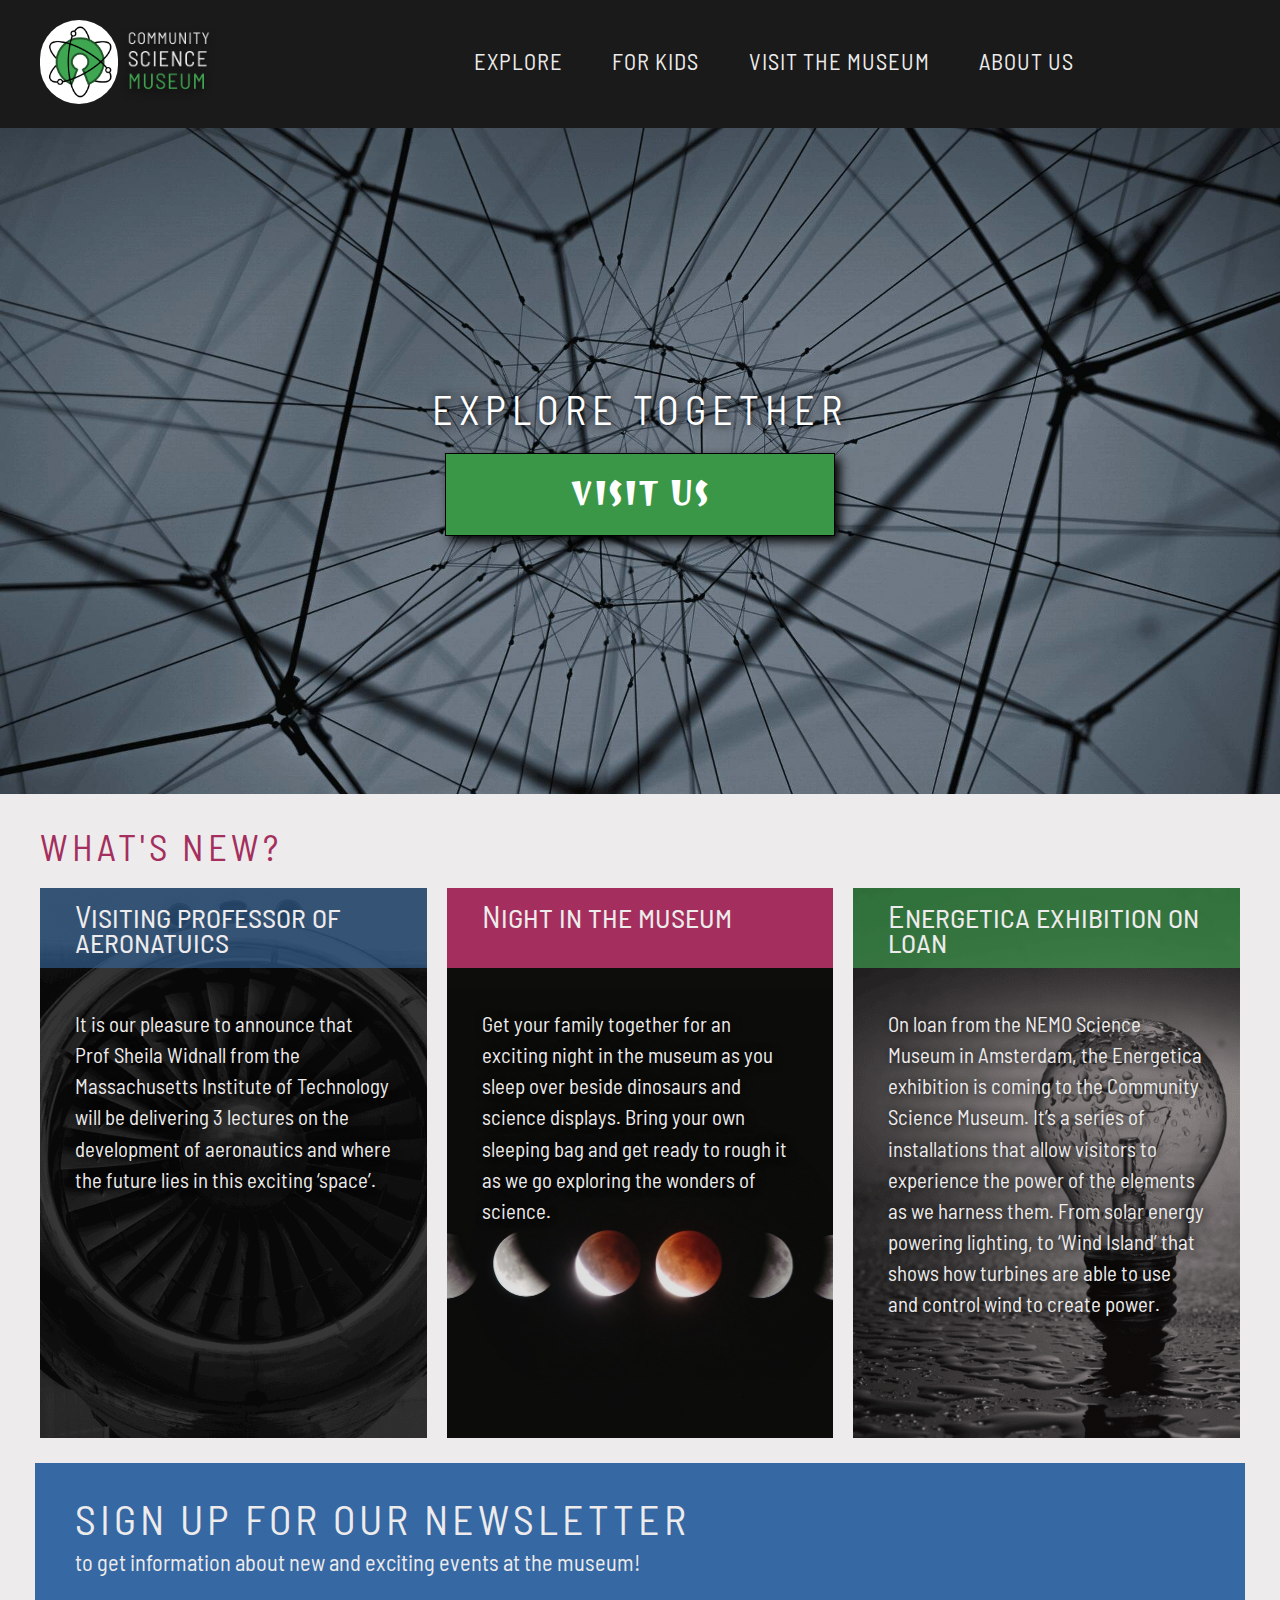
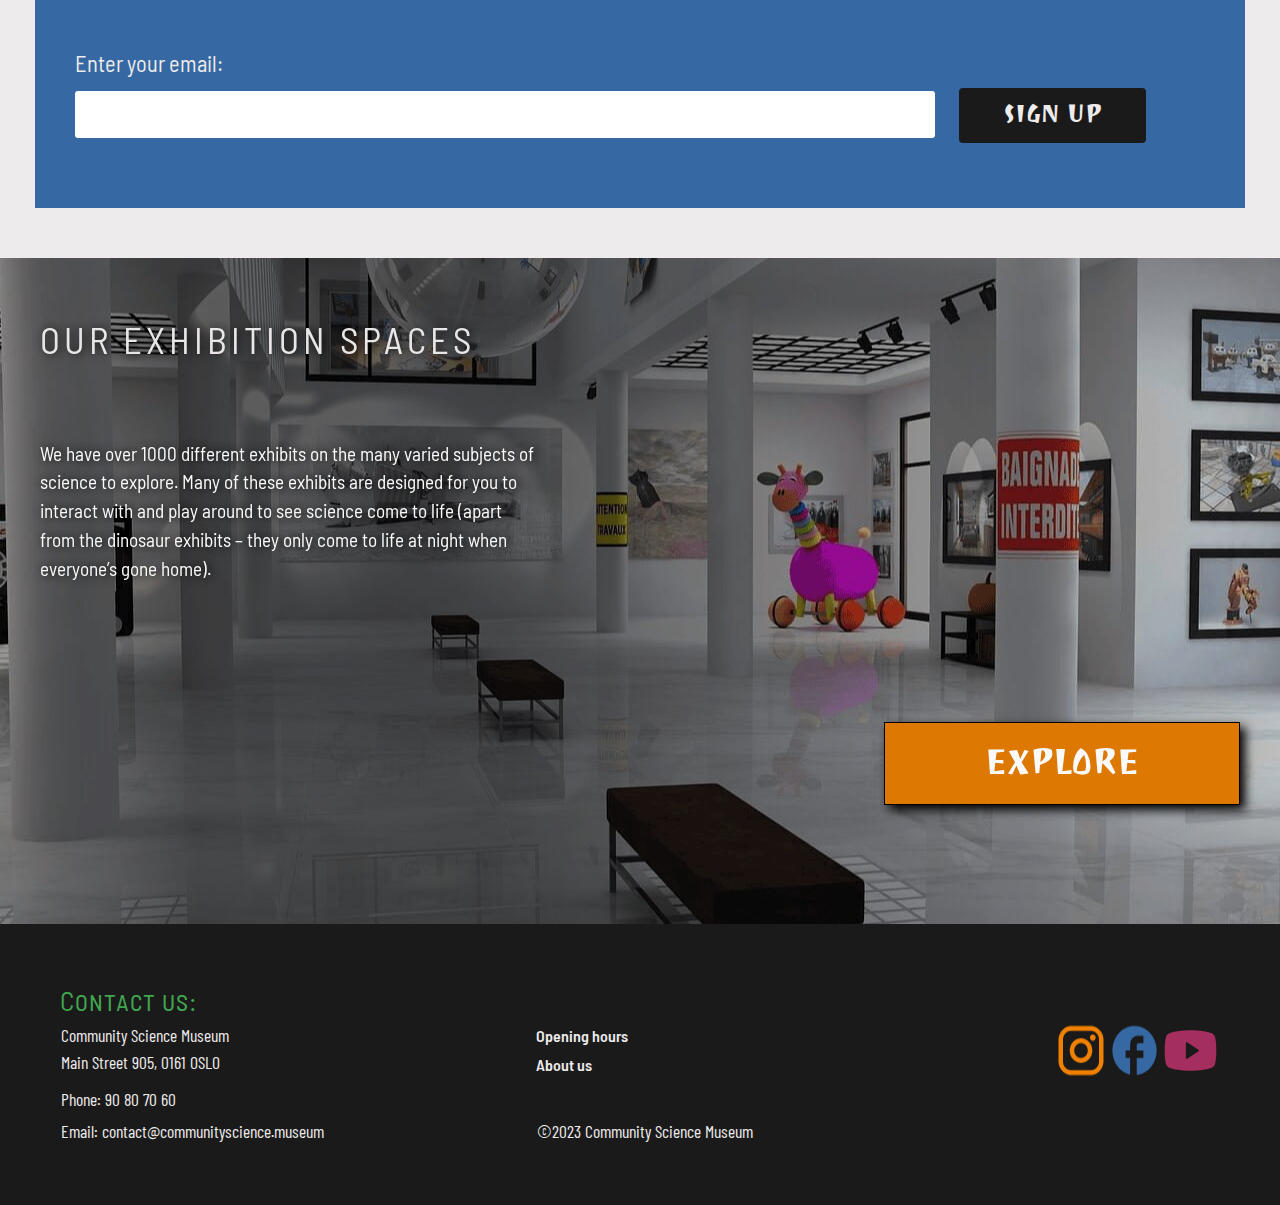
<file: index.html>
<!DOCTYPE html>
<html lang="en">
  <head>
    <meta charset="UTF-8" />
    <meta http-equiv="X-UA-Compatible" content="IE=edge" />
    <meta name="viewport" content="width=device-width, initial-scale=1.0" />
    <meta
      name="description"
      content="The Community Science Museum aims to create a space where everyone can experience the wonders of our discoveries and perhaps even ignite a lifelong passion to continue the exploration of the world around us."
    />
    <link rel="preconnect" href="https://fonts.googleapis.com" />
    <link rel="preconnect" href="https://fonts.gstatic.com" crossorigin />
    <link
      href="https://fonts.googleapis.com/css2?family=Barlow&family=Barlow+Condensed&family=Barlow+Semi+Condensed&family=Ravi+Prakash&display=swap"
      rel="stylesheet"
    />
    <link href="css/styles.css" rel="stylesheet" />
    <link href="css/media.css" rel="stylesheet" />
    <title>Home - Community Science Museum</title>
  </head>
  <body>
    <header>
      <nav>
        <div class="nav">
          <input type="checkbox" id="menu-checkbox" />
          <label for="menu-checkbox"><img src="/images/hamburger-menu.png" alt="menu" /></label>
          <div class="logo-and-text">
            <a href="index.html"><img src="/images/open-science-735787.jpg" alt="Home page" class="logo" /></a>
            <a href="index.html" class="text-logo"><img src="/images/community-science-museum.png" alt="Community Science Museum" /></a>
          </div>
          <ul class="nav-links">
            <li><a href="explore.html">Explore</a></li>
            <li><a href="for-kids.html">For kids</a></li>
            <li><a href="visit.html">Visit the museum</a></li>
            <li><a href="about.html">About us</a></li>
          </ul>
        </div>
      </nav>
    </header>
    <main>
      <section class="hero-banner">
        <h1>Explore together</h1>
        <div class="cta-varied">
          <a href="visit.html">Visit us</a>
          <a href="visit.html" class="arrow"><img src="images/material-symbols_arrow-forward.png" alt="arrow pointing right" /></a>
        </div>
      </section>
      <section class="whats-new">
        <h2 class="news-heading">What's new?</h2>
        <section class="news">
          <div class="news-aero">
            <div class="news-title">
              <h3>Visiting professor of aeronatuics</h3>
            </div>
            <p>
              It is our pleasure to announce that Prof Sheila Widnall from the Massachusetts Institute of Technology will be delivering 3 lectures on
              the development of aeronautics and where the future lies in this exciting ‘space’.
            </p>
          </div>
          <div class="news-night">
            <div class="news-title">
              <h3>Night in the museum</h3>
            </div>
            <p>
              Get your family together for an exciting night in the museum as you sleep over beside dinosaurs and science displays. Bring your own
              sleeping bag and get ready to rough it as we go exploring the wonders of science.
            </p>
          </div>
          <div class="news-energy">
            <div class="news-title">
              <h3>Energetica exhibition on loan</h3>
            </div>
            <p>
              On loan from the NEMO Science Museum in Amsterdam, the Energetica exhibition is coming to the Community Science Museum. It’s a series of
              installations that allow visitors to experience the power of the elements as we harness them. From solar energy powering lighting, to
              ‘Wind Island’ that shows how turbines are able to use and control wind to create power.
            </p>
          </div>
        </section>
        <div class="slide-icons">
          <div class="slide-icon slide-icon-dark"></div>
          <div class="slide-icon"></div>
          <div class="slide-icon"></div>
        </div>
      </section>
      <section class="newsletter">
        <h2>Sign up for our newsletter</h2>
        <p class="newsletter-subtitle">to get information about new and exciting events at the museum!</p>
        <p class="newsletter-email">Enter your email:</p>
        <label for="newsletter">Email</label>
        <input type="email" name="newsletter" id="newsletter" />
        <a href="#" class="cta">Sign up</a>
      </section>
      <section class="our-exhibitions">
        <h2 class="our-exhibitions-mobile">Our Exhibitions</h2>
        <div class="exhibition-img">
          <div class="explore-section">
            <h2 class="our-exhibitions-heading">Our Exhibition spaces</h2>
            <p>
              We have over 1000 different exhibits on the many varied subjects of science to explore. Many of these exhibits are designed for you to
              interact with and play around to see science come to life (apart from the dinosaur exhibits – they only come to life at night when
              everyone’s gone home).
            </p>
            <div class="cta-varied">
              <a href="explore.html">Explore</a>
              <a href="explore.html" class="arrow"><img src="images/material-symbols_arrow-forward.png" alt="arrow pointing right" /></a>
            </div>
          </div>
        </div>
      </section>
    </main>
    <footer>
      <section class="footer">
        <h2>Contact us:</h2>
        <div class="adress">
          <p>Community Science Museum</p>
          <p>Main Street 905, 0161 OSLO</p>
        </div>
        <p class="phone">Phone: 90 80 70 60</p>
        <p class="csm-email">Email: contact@communityscience.museum</p>
        <nav>
          <ul>
            <li><a href="visit.html">Opening hours</a></li>
            <li><a href="about.html">About us</a></li>
          </ul>
        </nav>
        <p class="copyright">&COPY;2023 Community Science Museum</p>
        <div class="social-media">
          <img src="images/icon_instagram.png" alt="instagram" />
          <img src="images/icon_facebook.png" alt="facebook" />
          <img src="images/icon_youtube.png" alt="youtube" />
        </div>
      </section>
    </footer>
  </body>
</html>
</file>
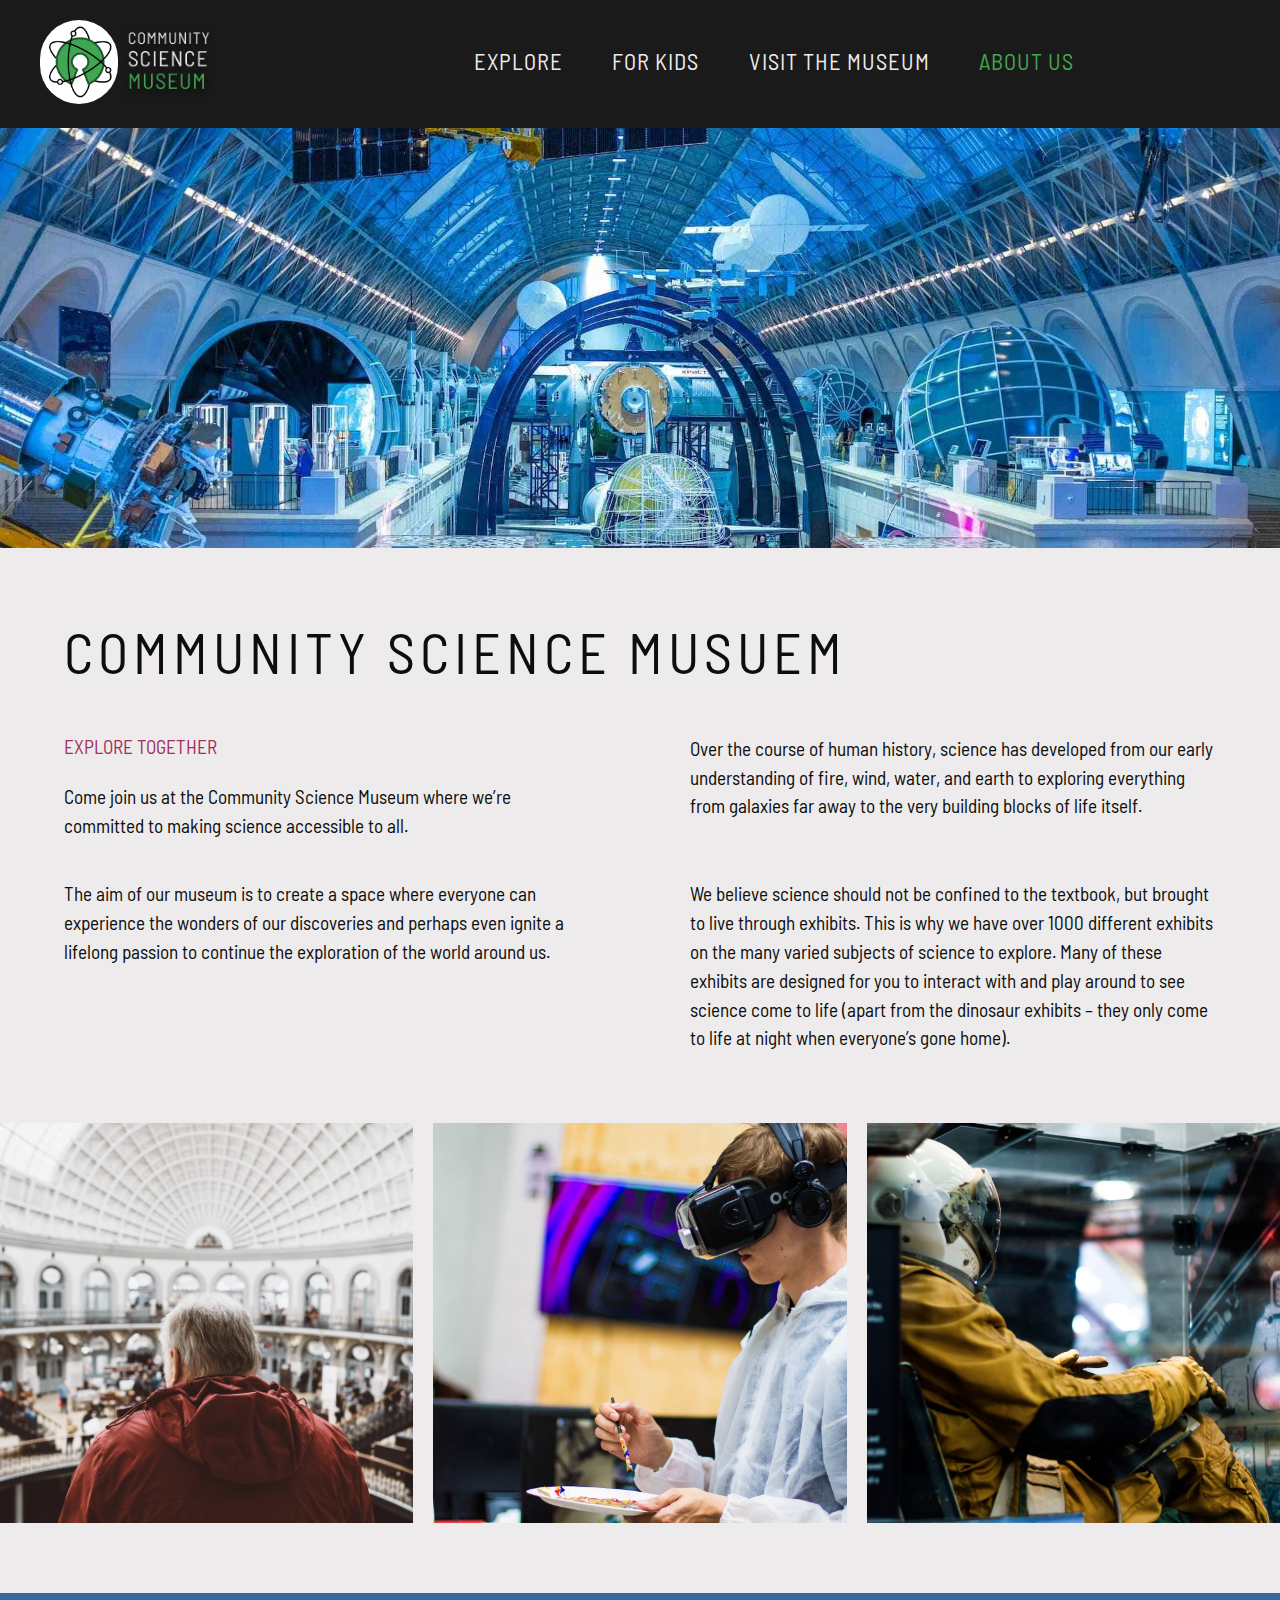
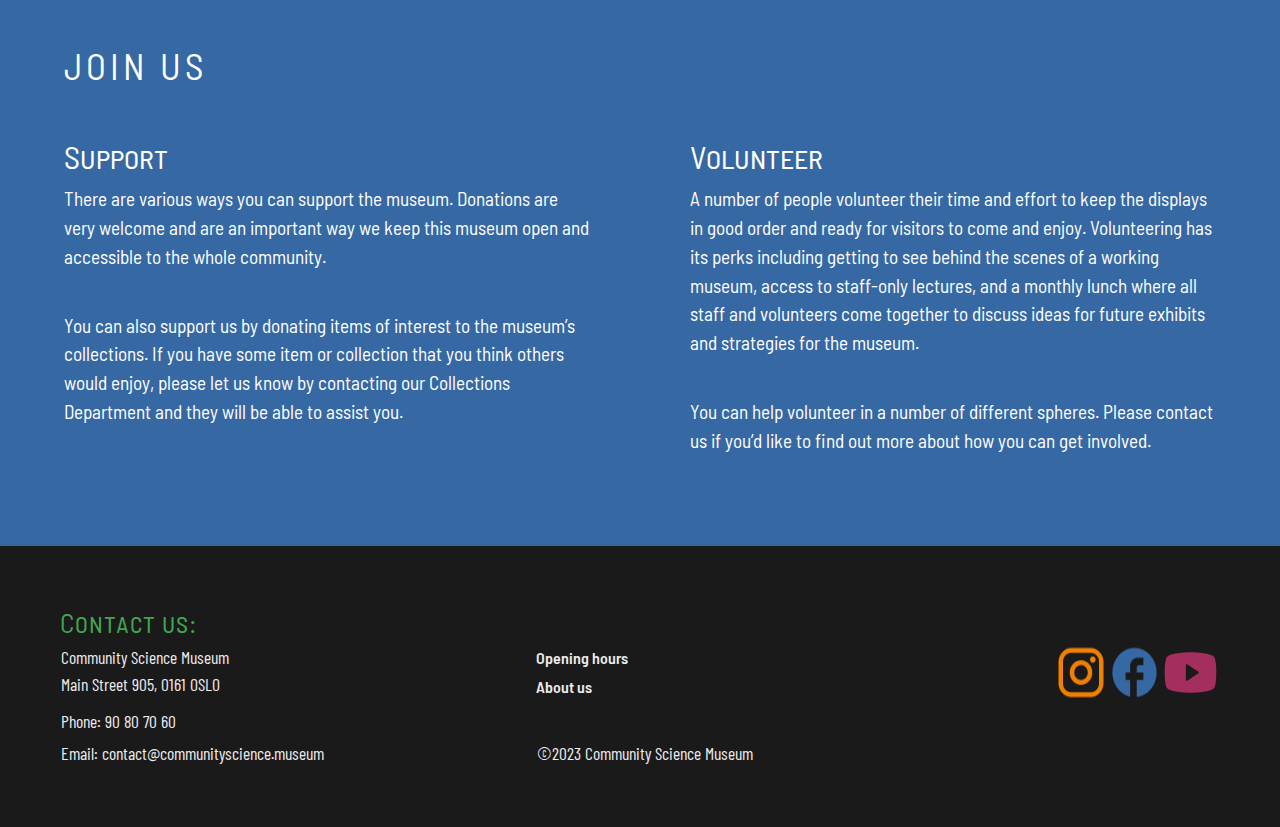
<file: about.html>
<!DOCTYPE html>
<html lang="en">
  <head>
    <meta charset="UTF-8" />
    <meta http-equiv="X-UA-Compatible" content="IE=edge" />
    <meta name="viewport" content="width=device-width, initial-scale=1.0" />
    <meta
      name="description"
      content="Learn about the Community Science Museum where we're committed to making science accessible to all. We believe science should not be confined to the textbook, but brought to live through exhibits."
    />
    <link rel="preconnect" href="https://fonts.googleapis.com" />
    <link rel="preconnect" href="https://fonts.gstatic.com" crossorigin />
    <link
      href="https://fonts.googleapis.com/css2?family=Barlow&family=Barlow+Condensed&family=Barlow+Semi+Condensed&family=Ravi+Prakash&display=swap"
      rel="stylesheet"
    />
    <link href="css/styles.css" rel="stylesheet" />
    <link href="css/media.css" rel="stylesheet" />
    <title>About us - Community Science Museum</title>
  </head>
  <body>
    <header>
      <nav>
        <div class="nav">
          <input type="checkbox" id="menu-checkbox" />
          <label for="menu-checkbox"><img src="/images/hamburger-menu.png" alt="menu" /></label>
          <div class="logo-and-text">
            <a href="index.html"><img src="/images/open-science-735787.jpg" alt="Home page" class="logo" /></a>
            <a href="index.html" class="text-logo"><img src="/images/community-science-museum.png" alt="Community Science Museum" /></a>
          </div>
          <ul class="nav-links">
            <li><a href="explore.html">Explore</a></li>
            <li><a href="for-kids.html">For kids</a></li>
            <li><a href="visit.html">Visit the museum</a></li>
            <li><a href="about.html" class="active">About us</a></li>
          </ul>
        </div>
      </nav>
    </header>
    <main>
      <div class="about-banner"></div>
      <section class="explore-together">
        <h1>Community Science Musuem</h1>
        <div>
          <h2>Explore together</h2>
          <p class="about-copy">Come join us at the Community Science Museum where we’re committed to making science accessible to all.</p>
        </div>
        <p class="about-copy">
          Over the course of human history, science has developed from our early understanding of fire, wind, water, and earth to exploring everything
          from galaxies far away to the very building blocks of life itself.
        </p>
        <p class="about-copy">
          The aim of our museum is to create a space where everyone can experience the wonders of our discoveries and perhaps even ignite a lifelong
          passion to continue the exploration of the world around us.
        </p>
        <img src="images/luke-ellis-craven-400722.jpg" alt="man looking out at oval room" class="luke-ellis" />
        <p class="science-live">
          We believe science should not be confined to the textbook, but brought to live through exhibits. This is why we have over 1000 different
          exhibits on the many varied subjects of science to explore. Many of these exhibits are designed for you to interact with and play around to
          see science come to life (apart from the dinosaur exhibits – they only come to life at night when everyone’s gone home).
        </p>
      </section>
      <div class="about-images">
        <img src="images/luke-ellis-craven-400722.jpg" alt="man looking out at oval room" class="hidden" />
        <img src="images/billetto-editorial-334686.jpg" alt="teenager with vr glasses painting" class="billetto" />
        <img src="images/andrew-ruiz-348421.jpg" alt="person wearing space suit sitting in machine" class="hidden andrew-ruiz" />
      </div>
      <section class="join-us-desktop">
        <div class="join-us">
          <h2>Join us</h2>
          <div>
            <h3>Support</h3>
            <p class="about-copy">
              There are various ways you can support the museum. Donations are very welcome and are an important way we keep this museum open and
              accessible to the whole community.
            </p>
            <p class="about-copy">
              You can also support us by donating items of interest to the museum’s collections. If you have some item or collection that you think
              others would enjoy, please let us know by contacting our Collections Department and they will be able to assist you.
            </p>
          </div>
          <div>
            <h3>Volunteer</h3>
            <p class="about-copy">
              A number of people volunteer their time and effort to keep the displays in good order and ready for visitors to come and enjoy.
              Volunteering has its perks including getting to see behind the scenes of a working museum, access to staff-only lectures, and a monthly
              lunch where all staff and volunteers come together to discuss ideas for future exhibits and strategies for the museum.
            </p>
            <p class="about-copy">
              You can help volunteer in a number of different spheres. Please contact us if you’d like to find out more about how you can get
              involved.
            </p>
          </div>
        </div>
      </section>
    </main>
    <footer>
      <section class="footer">
        <h2>Contact us:</h2>
        <div class="adress">
          <p>Community Science Museum</p>
          <p>Main Street 905, 0161 OSLO</p>
        </div>
        <p class="phone">Phone: 90 80 70 60</p>
        <p class="csm-email">Email: contact@communityscience.museum</p>
        <nav>
          <ul>
            <li><a href="visit.html">Opening hours</a></li>
            <li><a href="about.html">About us</a></li>
          </ul>
        </nav>
        <p class="copyright">&COPY;2023 Community Science Museum</p>
        <div class="social-media">
          <img src="images/icon_instagram.png" alt="instagram" />
          <img src="images/icon_facebook.png" alt="facebook" />
          <img src="images/icon_youtube.png" alt="youtube" />
        </div>
      </section>
    </footer>
  </body>
</html>
</file>
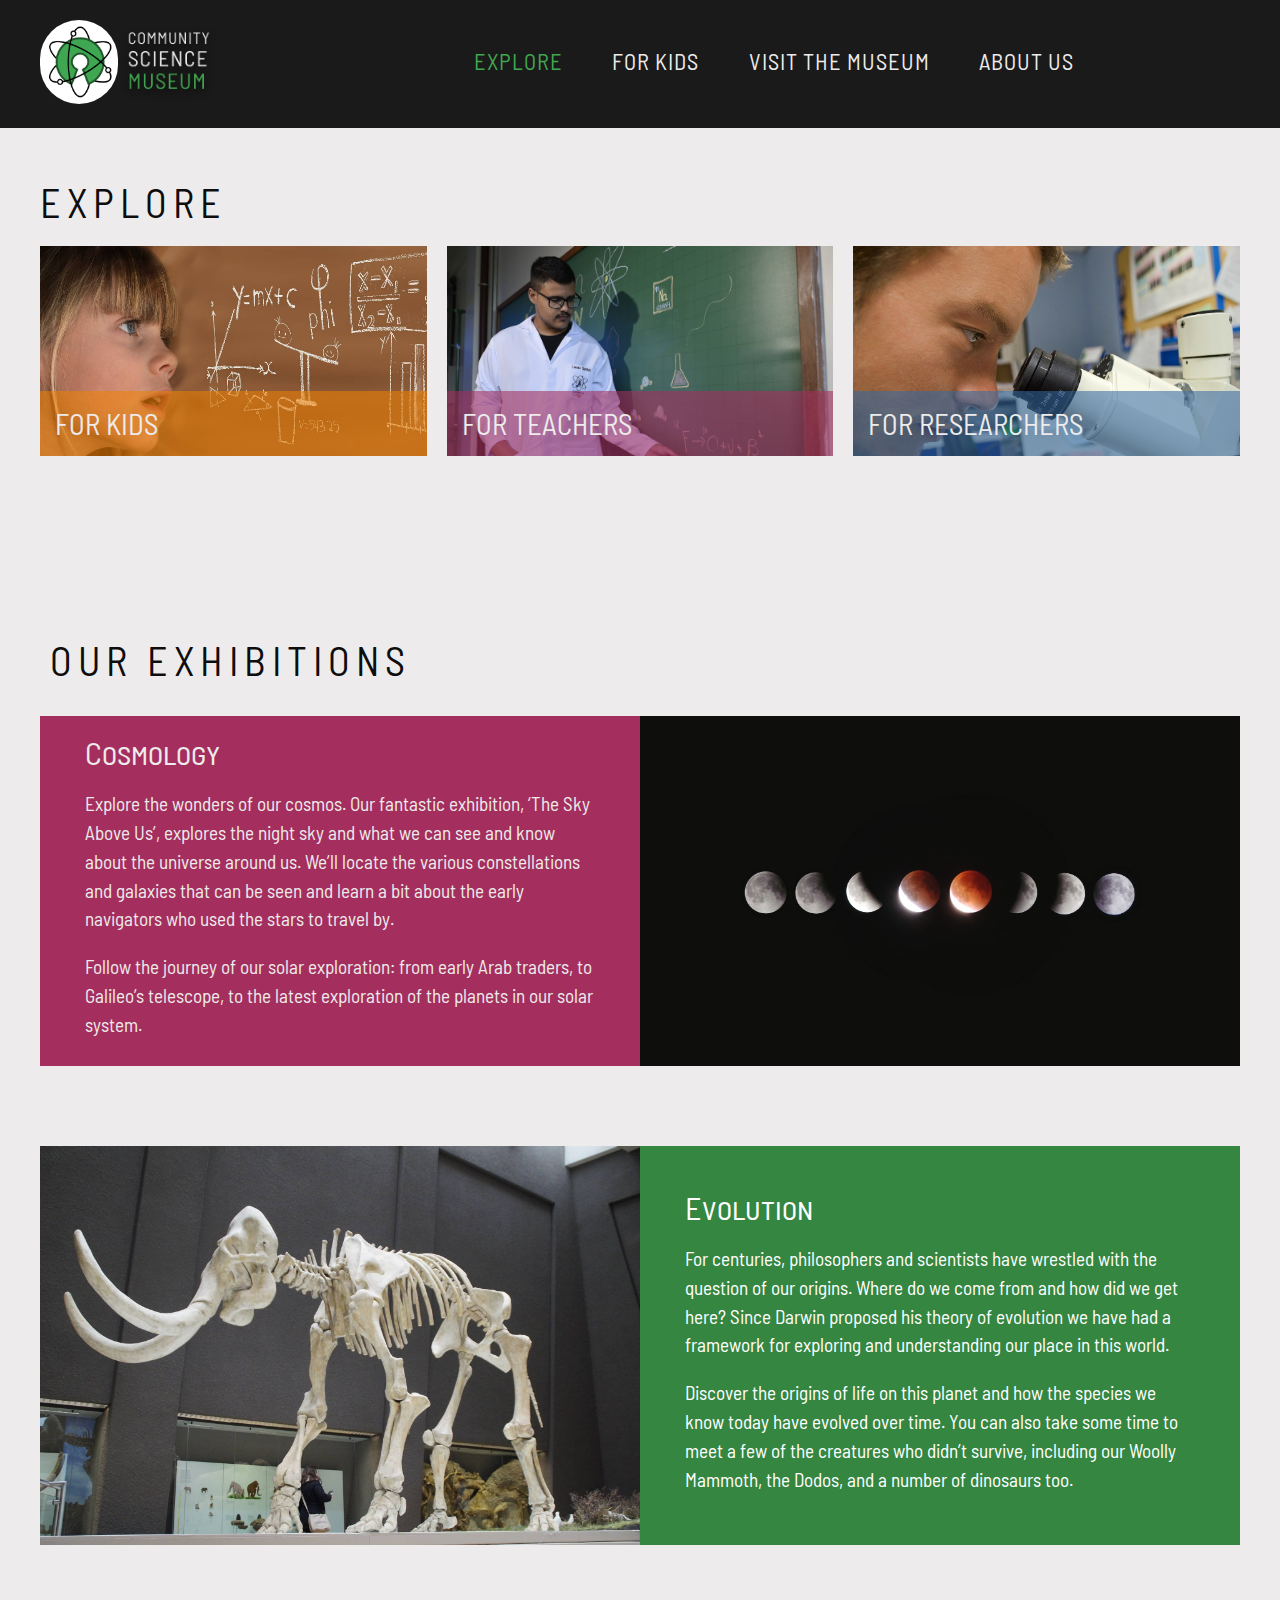
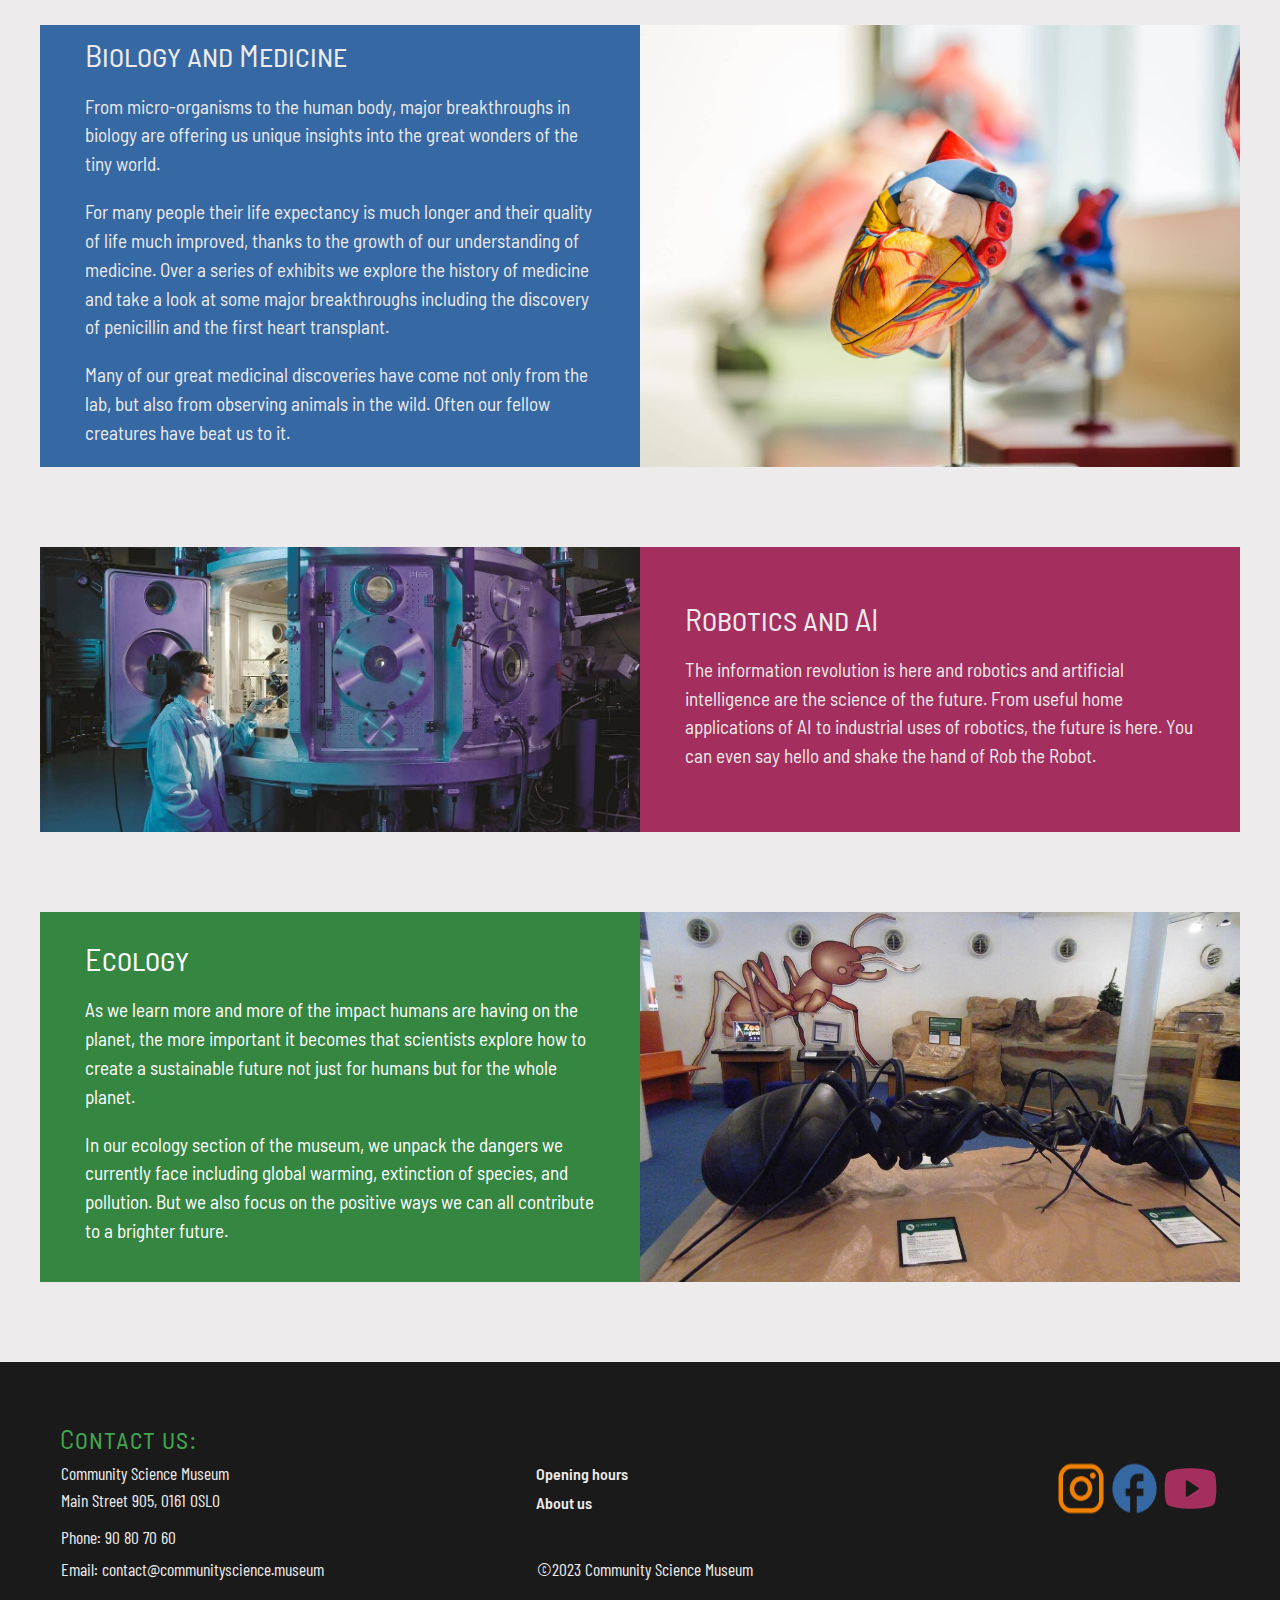
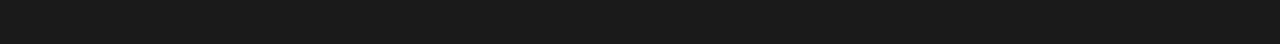
<file: explore.html>
<!DOCTYPE html>
<html lang="en">
  <head>
    <meta charset="UTF-8" />
    <meta http-equiv="X-UA-Compatible" content="IE=edge" />
    <meta name="viewport" content="width=device-width, initial-scale=1.0" />
    <meta
      name="description"
      content="The Community Science Museum has over 1000 different exhibits on the many varied subjects of science to explore. Many of these exhibits are designed for you to interact with and play around to see science come to life."
    />
    <link rel="preconnect" href="https://fonts.googleapis.com" />
    <link rel="preconnect" href="https://fonts.gstatic.com" crossorigin />
    <link
      href="https://fonts.googleapis.com/css2?family=Barlow&family=Barlow+Condensed&family=Barlow+Semi+Condensed&family=Ravi+Prakash&display=swap"
      rel="stylesheet"
    />
    <link href="css/styles.css" rel="stylesheet" />
    <link href="css/media.css" rel="stylesheet" />
    <title>Explore - Community Science Museum</title>
  </head>
  <body>
    <header>
      <nav>
        <div class="nav">
          <input type="checkbox" id="menu-checkbox" />
          <label for="menu-checkbox"><img src="/images/hamburger-menu.png" alt="menu" /></label>
          <div class="logo-and-text">
            <a href="index.html"><img src="/images/open-science-735787.jpg" alt="Home page" class="logo" /></a>
            <a href="index.html" class="text-logo"><img src="/images/community-science-museum.png" alt="Community Science Museum" /></a>
          </div>
          <ul class="nav-links">
            <li><a href="explore.html" class="active">Explore</a></li>
            <li><a href="for-kids.html">For kids</a></li>
            <li><a href="visit.html">Visit the museum</a></li>
            <li><a href="about.html">About us</a></li>
          </ul>
        </div>
      </nav>
    </header>
    <main>
      <section class="explore">
        <h1>Explore</h1>
        <div class="kids kids-mobile">
          <h2>For kids</h2>
          <p class="hover-text">Are you a young person looking to learn about science?</p>
          <div class="cta-varied">
            <a href="for-kids.html">See more</a>
            <a href="for-kids.html" class="arrow"><img src="images/material-symbols_arrow-forward.png" alt="arrow pointing right" /></a>
          </div>
        </div>
        <a href="for-kids.html" class="kids kids-pc">
          <h2>For kids</h2>
          <p class="hover-text">Are you a young person looking to learn about science?</p>
        </a>
        <div class="teachers">
          <h2>For teachers</h2>
          <p class="hover-text">As a community-driven museum, we want to work with schools to create places of learning and exploring.</p>
          <div class="cta-varied">
            <a href="#">See more</a>
            <a href="#" class="arrow"><img src="images/material-symbols_arrow-forward.png" alt="arrow pointing right" /></a>
          </div>
        </div>
        <div class="researchers">
          <h2>For researchers</h2>
          <p class="hover-text">Are you looking to get involved with our team of researchers and academics?</p>
          <div class="cta-varied">
            <a href="#">See more</a>
            <a href="#" class="arrow"><img src="images/material-symbols_arrow-forward.png" alt="arrow pointing right" /></a>
          </div>
        </div>
      </section>
      <section class="exhibitions">
        <h2>Our Exhibitions</h2>
        <div class="cosmology">
          <div class="exhibitions-copy">
            <h3>Cosmology</h3>
            <p>
              Explore the wonders of our cosmos. Our fantastic exhibition, ‘The Sky Above Us’, explores the night sky and what we can see and know
              about the universe around us. We’ll locate the various constellations and galaxies that can be seen and learn a bit about the early
              navigators who used the stars to travel by.
            </p>
            <p>
              Follow the journey of our solar exploration: from early Arab traders, to Galileo’s telescope, to the latest exploration of the planets
              in our solar system.
            </p>
          </div>
          <img src="/images/celso-405219.jpg" alt="planets in a line against black background" />
        </div>
        <div class="evolution">
          <div class="exhibitions-copy">
            <h3>Evolution</h3>
            <p>
              For centuries, philosophers and scientists have wrestled with the question of our origins. Where do we come from and how did we get
              here? Since Darwin proposed his theory of evolution we have had a framework for exploring and understanding our place in this world.
            </p>
            <p>
              Discover the origins of life on this planet and how the species we know today have evolved over time. You can also take some time to
              meet a few of the creatures who didn’t survive, including our Woolly Mammoth, the Dodos, and a number of dinosaurs too.
            </p>
          </div>
          <img src="/images/mammoth-1257288_1920.jpg" alt="mammoth skeleton on display" />
        </div>
        <div class="biology">
          <div class="exhibitions-copy">
            <h3>Biology and Medicine</h3>
            <p>
              From micro-organisms to the human body, major breakthroughs in biology are offering us unique insights into the great wonders of the
              tiny world.
            </p>
            <p>
              For many people their life expectancy is much longer and their quality of life much improved, thanks to the growth of our understanding
              of medicine. Over a series of exhibits we explore the history of medicine and take a look at some major breakthroughs including the
              discovery of penicillin and the first heart transplant.
            </p>

            <p>
              Many of our great medicinal discoveries have come not only from the lab, but also from observing animals in the wild. Often our fellow
              creatures have beat us to it.
            </p>
          </div>
          <img src="/images/heart-2607178_1920.jpg" alt="model of human heart" />
        </div>
        <div class="robotics">
          <div class="exhibitions-copy">
            <h3>Robotics and AI</h3>
            <p>
              The information revolution is here and robotics and artificial intelligence are the science of the future. From useful home applications
              of AI to industrial uses of robotics, the future is here. You can even say hello and shake the hand of Rob the Robot.
            </p>
          </div>
          <img src="/images/scientific-2040795_1280.jpg" alt="scientist standing by door to machinery" />
        </div>
        <div class="ecology">
          <div class="exhibitions-copy">
            <h3>Ecology</h3>
            <p>
              As we learn more and more of the impact humans are having on the planet, the more important it becomes that scientists explore how to
              create a sustainable future not just for humans but for the whole planet.
            </p>
            <p>
              In our ecology section of the museum, we unpack the dangers we currently face including global warming, extinction of species, and
              pollution. But we also focus on the positive ways we can all contribute to a brighter future.
            </p>
          </div>
          <img src="/images/genoa-956405_1920.jpg" alt="museum display of sculptures of bugs" />
        </div>
      </section>
    </main>
    <footer>
      <section class="footer">
        <h2>Contact us:</h2>
        <div class="adress">
          <p>Community Science Museum</p>
          <p>Main Street 905, 0161 OSLO</p>
        </div>
        <p class="phone">Phone: 90 80 70 60</p>
        <p class="csm-email">Email: contact@communityscience.museum</p>
        <nav>
          <ul>
            <li><a href="visit.html">Opening hours</a></li>
            <li><a href="about.html">About us</a></li>
          </ul>
        </nav>
        <p class="copyright">&COPY;2023 Community Science Museum</p>
        <div class="social-media">
          <img src="images/icon_instagram.png" alt="instagram" />
          <img src="images/icon_facebook.png" alt="facebook" />
          <img src="images/icon_youtube.png" alt="youtube" />
        </div>
      </section>
    </footer>
  </body>
</html>
</file>
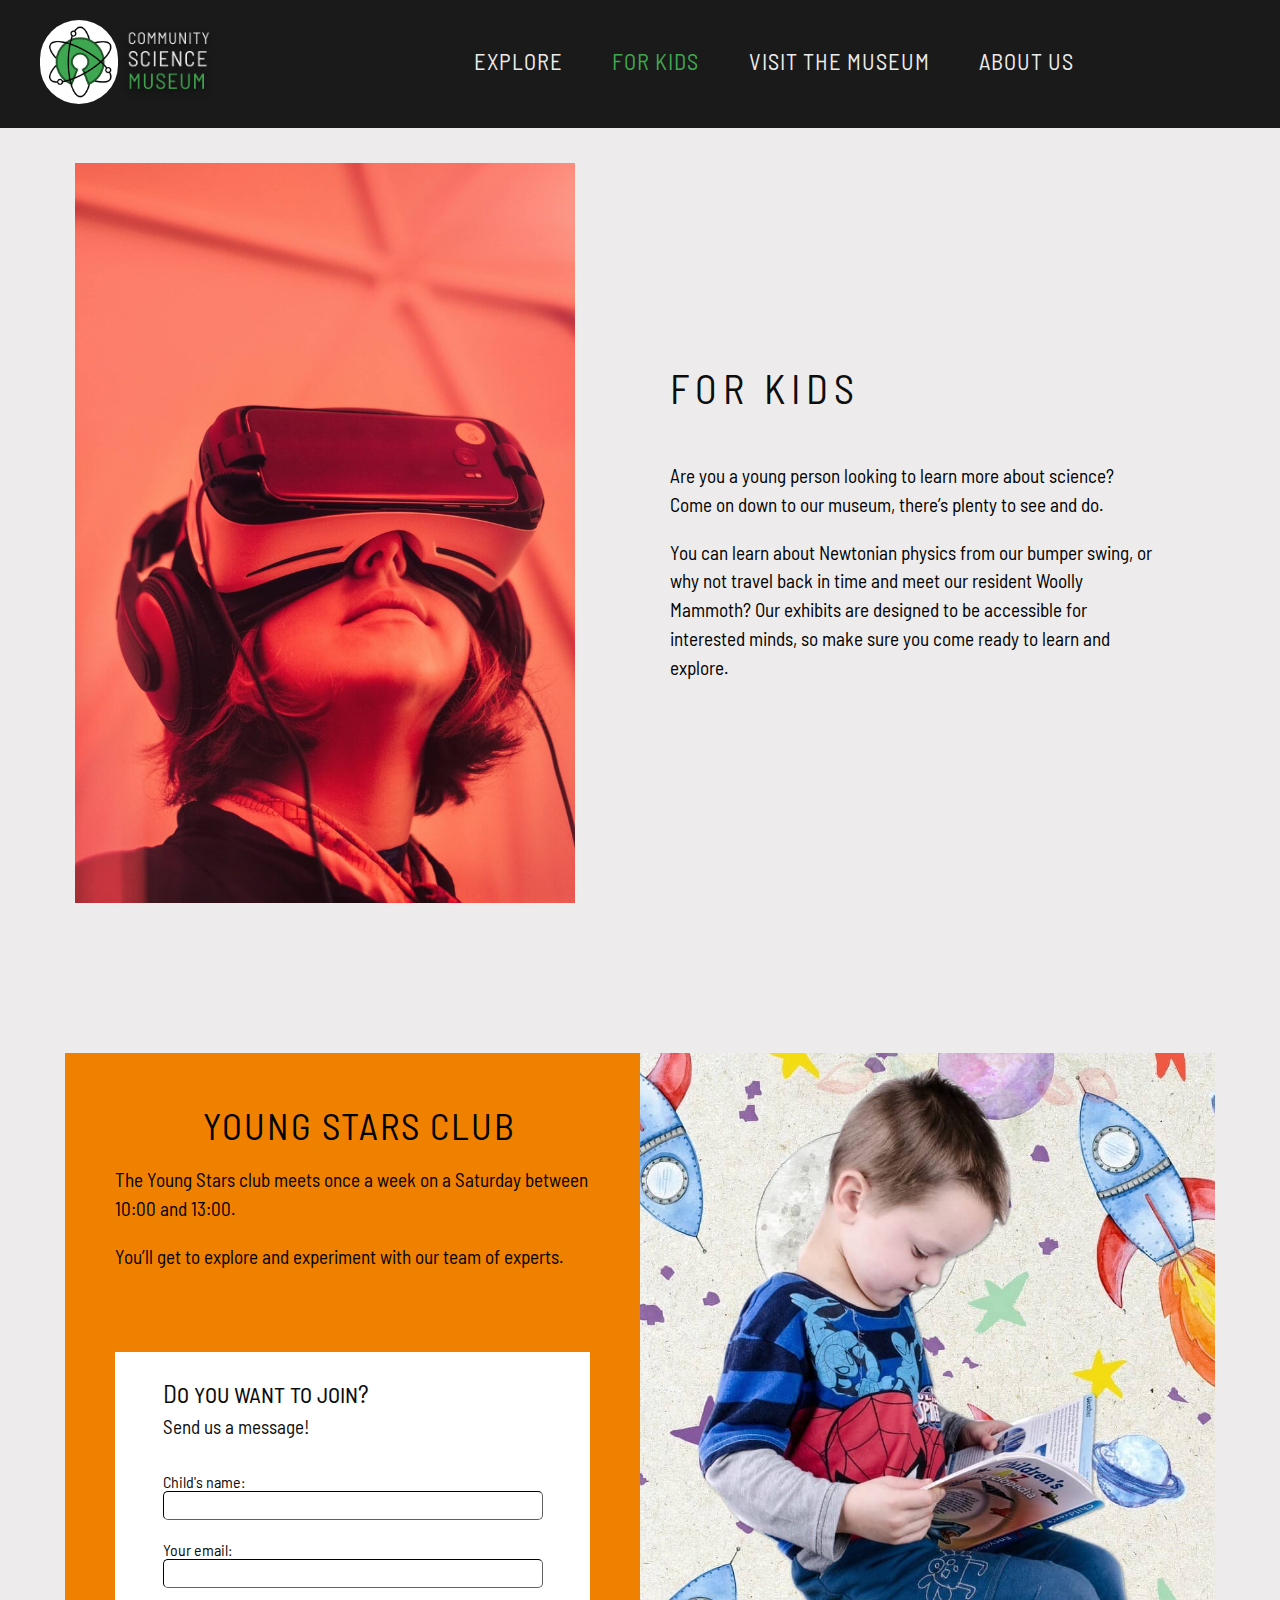
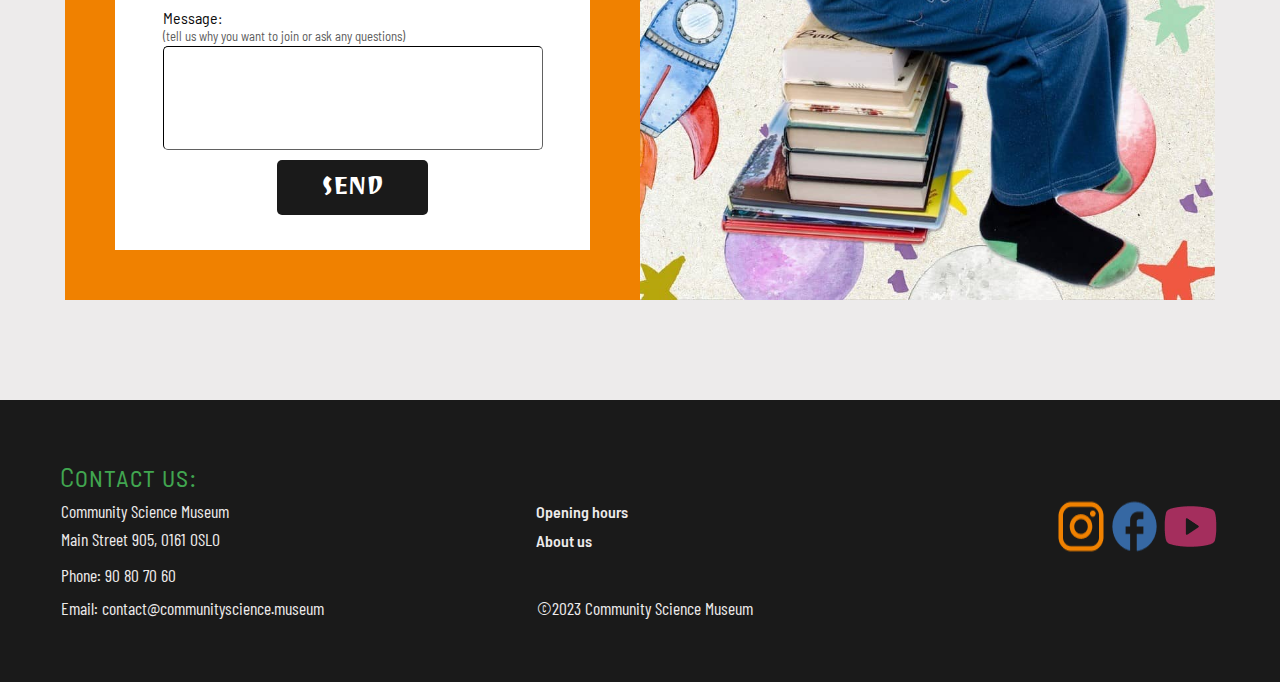
<file: for-kids.html>
<!DOCTYPE html>
<html lang="en">
  <head>
    <meta charset="UTF-8" />
    <meta http-equiv="X-UA-Compatible" content="IE=edge" />
    <meta name="viewport" content="width=device-width, initial-scale=1.0" />
    <meta
      name="description"
      content="Are you a young person looking to learn more about science? Come on down to the Community Science Museum, there’s plenty to see and do!"
    />
    <link rel="preconnect" href="https://fonts.googleapis.com" />
    <link rel="preconnect" href="https://fonts.gstatic.com" crossorigin />
    <link
      href="https://fonts.googleapis.com/css2?family=Barlow&family=Barlow+Condensed&family=Barlow+Semi+Condensed&family=Ravi+Prakash&display=swap"
      rel="stylesheet"
    />
    <link href="css/styles.css" rel="stylesheet" />
    <link href="css/media.css" rel="stylesheet" />
    <title>For kids - Community Science Museum</title>
  </head>
  <body>
    <header>
      <nav>
        <div class="nav">
          <input type="checkbox" id="menu-checkbox" />
          <label for="menu-checkbox"><img src="/images/hamburger-menu.png" alt="menu" /></label>
          <div class="logo-and-text">
            <a href="index.html"><img src="/images/open-science-735787.jpg" alt="Home page" class="logo" /></a>
            <a href="index.html" class="text-logo"><img src="/images/community-science-museum.png" alt="Community Science Museum" /></a>
          </div>
          <ul class="nav-links">
            <li><a href="explore.html">Explore</a></li>
            <li><a href="for-kids.html" class="active">For kids</a></li>
            <li><a href="visit.html">Visit the museum</a></li>
            <li><a href="about.html">About us</a></li>
          </ul>
        </div>
      </nav>
    </header>
    <main>
      <section class="for-kids">
        <img src="/images/samuel-zeller-158996.jpg" alt="a young person wearing VR headset" />
        <div class="for-kids-copy">
          <h1>For kids</h1>
          <p>Are you a young person looking to learn more about science? Come on down to our museum, there’s plenty to see and do.</p>
          <p>
            You can learn about Newtonian physics from our bumper swing, or why not travel back in time and meet our resident Woolly Mammoth? Our
            exhibits are designed to be accessible for interested minds, so make sure you come ready to learn and explore.
          </p>
        </div>
      </section>

      <section class="young-stars-club">
        <img src="/images/reading-2762010_1280.jpg" alt="young child sitting on a stack of books while reading" class="reading" />
        <div class="young-stars-club-copy">
          <h2>Young Stars Club</h2>
          <p>The Young Stars club meets once a week on a Saturday between 10:00 and 13:00.</p>
          <p class="young-stars-club-line2">You’ll get to explore and experiment with our team of experts.</p>
        </div>
        <form method="POST">
          <fieldset>
            <legend>Do you want to join?</legend>
            <p>Send us a message!</p>
            <div class="join-form">
              <label for="name">Child's name:</label>
              <input type="text" name="name" id="name" />
              <label for="email">Your email:</label>
              <input type="text" name="email" id="email" />
              <label for="message">Message:</label>
              <p>(tell us why you want to join or ask any questions)</p>
              <input type="text" name="message" id="message" />
              <input type="submit" value="Send" class="cta" />
            </div>
          </fieldset>
        </form>
      </section>
    </main>
    <footer>
      <section class="footer">
        <h2>Contact us:</h2>
        <div class="adress">
          <p>Community Science Museum</p>
          <p>Main Street 905, 0161 OSLO</p>
        </div>
        <p class="phone">Phone: 90 80 70 60</p>
        <p class="csm-email">Email: contact@communityscience.museum</p>
        <nav>
          <ul>
            <li><a href="visit.html">Opening hours</a></li>
            <li><a href="about.html">About us</a></li>
          </ul>
        </nav>
        <p class="copyright">&COPY;2023 Community Science Museum</p>
        <div class="social-media">
          <img src="images/icon_instagram.png" alt="instagram" />
          <img src="images/icon_facebook.png" alt="facebook" />
          <img src="images/icon_youtube.png" alt="youtube" />
        </div>
      </section>
    </footer>
  </body>
</html>
</file>
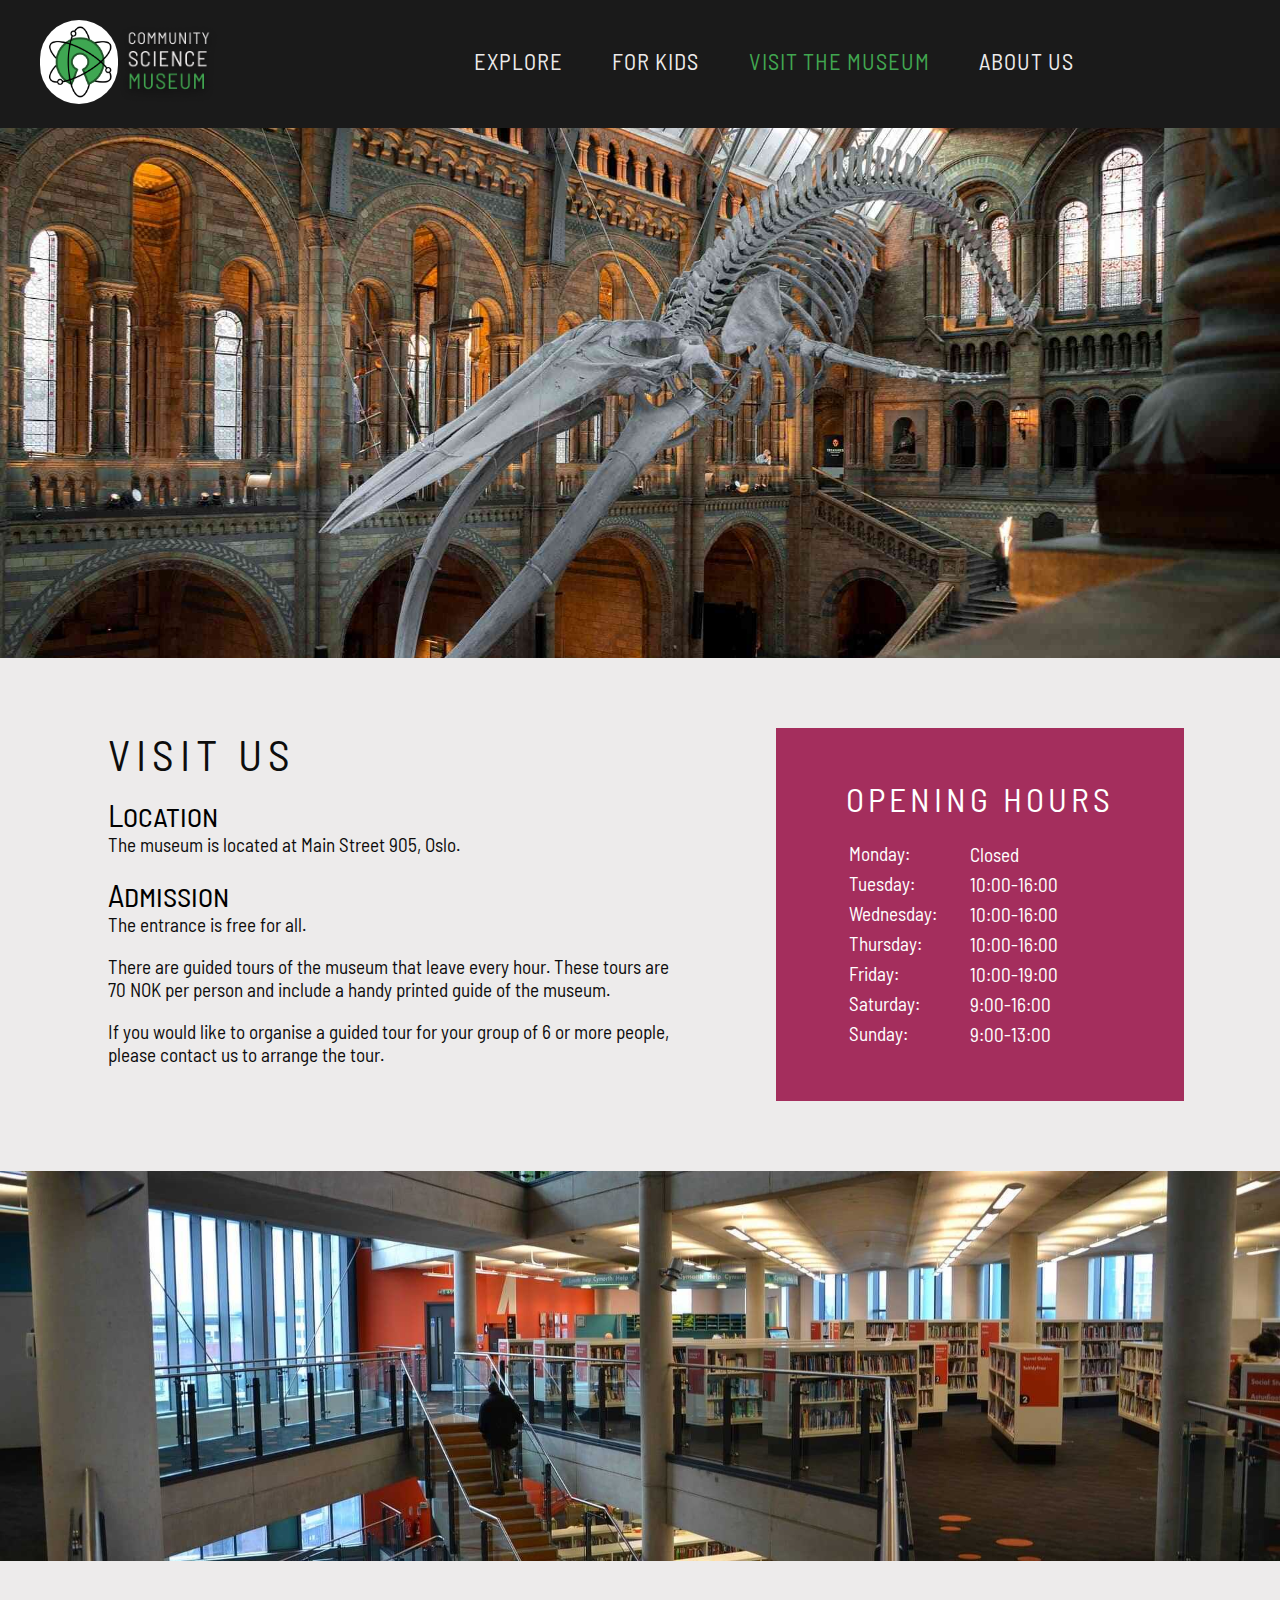
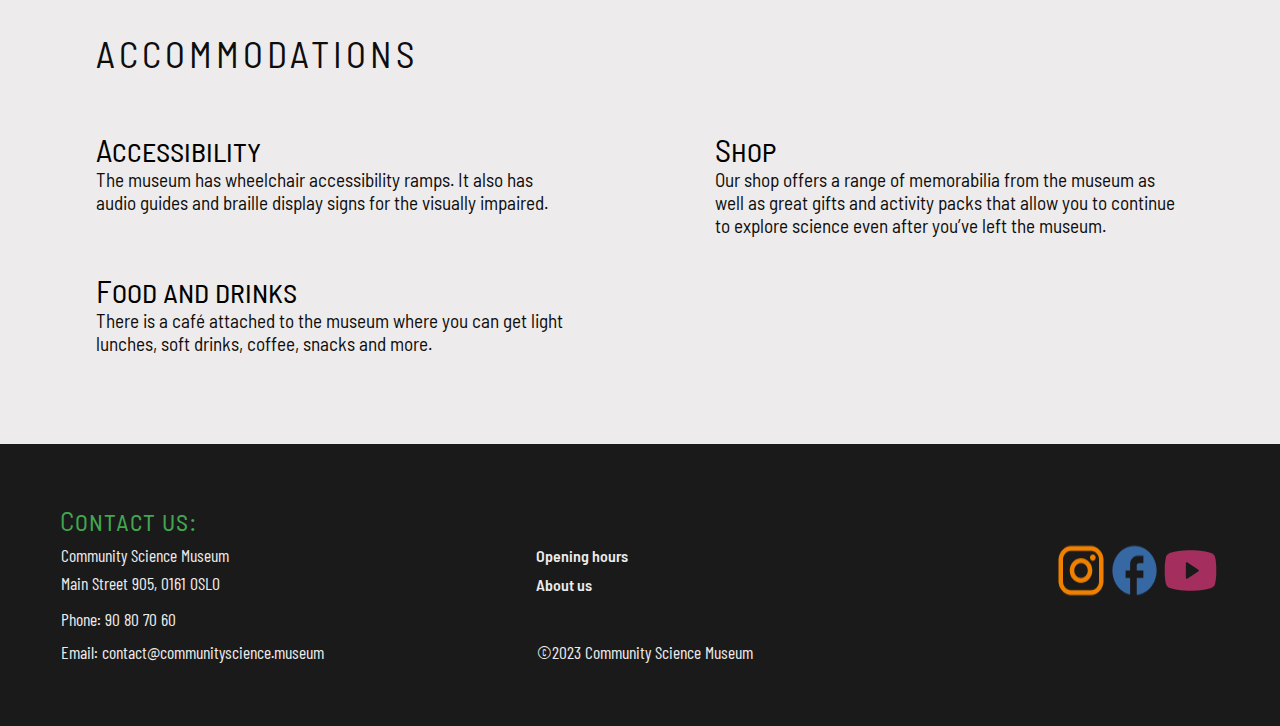
<file: visit.html>
<!DOCTYPE html>
<html lang="en">
  <head>
    <meta charset="UTF-8" />
    <meta http-equiv="X-UA-Compatible" content="IE=edge" />
    <meta name="viewport" content="width=device-width, initial-scale=1.0" />
    <meta
      name="description"
      content="Visit the Community Science Museum where we’re committed to making science accessible to all. The entrance is free for all!"
    />
    <link rel="preconnect" href="https://fonts.googleapis.com" />
    <link rel="preconnect" href="https://fonts.gstatic.com" crossorigin />
    <link
      href="https://fonts.googleapis.com/css2?family=Barlow&family=Barlow+Condensed&family=Barlow+Semi+Condensed&family=Ravi+Prakash&display=swap"
      rel="stylesheet"
    />
    <link href="css/styles.css" rel="stylesheet" />
    <link href="css/media.css" rel="stylesheet" />
    <title>Visit us - Community Science Museum</title>
  </head>
  <body>
    <header>
      <nav>
        <div class="nav">
          <input type="checkbox" id="menu-checkbox" />
          <label for="menu-checkbox"><img src="/images/hamburger-menu.png" alt="menu" /></label>
          <div class="logo-and-text">
            <a href="index.html"><img src="/images/open-science-735787.jpg" alt="Home page" class="logo" /></a>
            <a href="index.html" class="text-logo"><img src="/images/community-science-museum.png" alt="Community Science Museum" /></a>
          </div>
          <ul class="nav-links">
            <li><a href="explore.html">Explore</a></li>
            <li><a href="for-kids.html">For kids</a></li>
            <li><a href="visit.html" class="active">Visit the museum</a></li>
            <li><a href="about.html">About us</a></li>
          </ul>
        </div>
      </nav>
    </header>
    <main class="visit">
      <div class="visit-banner"></div>
      <section class="visit-info">
        <div class="visit-us">
          <h1>Visit us</h1>
          <h3>Location</h3>
          <p>The museum is located at Main Street 905, Oslo.</p>
          <h3>Admission</h3>
          <p>The entrance is free for all.</p>
          <p>
            There are guided tours of the museum that leave every hour. These tours are 70 NOK per person and include a handy printed guide of the
            museum.
          </p>
          <p>If you would like to organise a guided tour for your group of 6 or more people, please contact us to arrange the tour.</p>
        </div>
        <div class="visit-library-mobile"></div>
        <div class="opening-hours">
          <h3>Opening hours</h3>
          <table>
            <tr>
              <th>Monday:</th>
              <td>Closed</td>
            </tr>
            <tr>
              <th>Tuesday:</th>
              <td>10:00-16:00</td>
            </tr>
            <tr>
              <th>Wednesday:</th>
              <td>10:00-16:00</td>
            </tr>
            <tr>
              <th>Thursday:</th>
              <td>10:00-16:00</td>
            </tr>
            <tr>
              <th>Friday:</th>
              <td>10:00-19:00</td>
            </tr>
            <tr>
              <th>Saturday:</th>
              <td>9:00-16:00</td>
            </tr>
            <tr>
              <th>Sunday:</th>
              <td>9:00-13:00</td>
            </tr>
          </table>
        </div>
      </section>
      <div class="visit-library"></div>
      <section class="accommodations">
        <h2>Accommodations</h2>
        <div class="accessibility">
          <h3>Accessibility</h3>
          <p>The museum has wheelchair accessibility ramps. It also has audio guides and braille display signs for the visually impaired.</p>
        </div>
        <div class="food">
          <h3>Food and drinks</h3>
          <p>There is a café attached to the museum where you can get light lunches, soft drinks, coffee, snacks and more.</p>
        </div>
        <div class="shop">
          <h3>Shop</h3>
          <p>
            Our shop offers a range of memorabilia from the museum as well as great gifts and activity packs that allow you to continue to explore
            science even after you’ve left the museum.
          </p>
        </div>
      </section>
    </main>
    <footer>
      <section class="footer">
        <h2>Contact us:</h2>
        <div class="adress">
          <p>Community Science Museum</p>
          <p>Main Street 905, 0161 OSLO</p>
        </div>
        <p class="phone">Phone: 90 80 70 60</p>
        <p class="csm-email">Email: contact@communityscience.museum</p>
        <nav>
          <ul>
            <li><a href="visit.html">Opening hours</a></li>
            <li><a href="about.html">About us</a></li>
          </ul>
        </nav>
        <p class="copyright">&COPY;2023 Community Science Museum</p>
        <div class="social-media">
          <img src="images/icon_instagram.png" alt="instagram" />
          <img src="images/icon_facebook.png" alt="facebook" />
          <img src="images/icon_youtube.png" alt="youtube" />
        </div>
      </section>
    </footer>
  </body>
</html>
</file>
<file: css/styles.css>
h1,
h2 {
  text-transform: uppercase;
  margin: 0px;
  color: #edebeb;
  font-weight: 400;
}

h1,
h2,
h3,
p,
nav,
legend,
label,
table {
  font-family: "Barlow Semi Condensed", Arial, Helvetica, sans-serif;
  font-weight: 400;
}

p {
  line-height: 1.5;
}

h1 {
  letter-spacing: 2px;
}

h3 {
  font-variant: small-caps;
  font-size: 1.4em;
}

h2 {
  font-size: 1.5em;
}

html,
body {
  margin: 0px;
  padding: 0px;
  height: 100%;
  background-color: #edebeb;
}

img {
  max-width: 100%;
}

a {
  text-decoration: none;
  color: #edebeb;
}

header,
footer {
  background-color: #1a1a1a;
  color: #edebeb;
}

header {
  padding: 20px;
}

.logo {
  max-width: 51px;
  border-radius: 50px;
}

.logo-and-text {
  display: grid;
  grid-template-columns: auto auto;
  max-width: 110px;
}

.text-logo {
  align-self: end;
  max-width: 63px;
}

.nav {
  font-size: 1.4em;
  letter-spacing: 1px;
  margin: auto;
  display: grid;
  grid-template-columns: auto auto;
  align-items: center;
  max-width: 1200px;
  text-transform: uppercase;
}

.nav ul {
  max-width: 620px;
  display: none;
  justify-content: space-between;
  padding: 20px 20px 40px 20px;
  margin: 264px 0px 0px -20px;
  position: absolute;
  background-color: #1a1a1a;
}

.nav li {
  display: block;
  margin-bottom: 6px;
}

#menu-checkbox,
.newsletter label {
  display: none;
}

#menu-checkbox:checked ~ .nav-links {
  display: block;
}

footer {
  padding: 20px;
}

.footer {
  display: grid;
  margin: auto;
  grid-template-columns: auto auto;
  grid-template-rows: repeat(5, auto);
  gap: 5px;
}

footer p {
  font-family: "Barlow Condensed", Arial, Helvetica, sans-serif;
  margin: 1px;
  font-size: 0.9em;
}

footer h2 {
  font-family: "Barlow Semi Condensed", Arial, Helvetica, sans-serif;
  color: #41a650;
  font-variant: small-caps;
  text-transform: none;
  margin: 0px;
  font-size: 1.2em;
  letter-spacing: 1px;
}

footer ul {
  padding: 0px;
  margin: 0px;
}

footer li {
  display: block;
  font-weight: 600;
  padding: 5px 0px;
  font-size: 0.8em;
}

.adress {
  grid-area: 2/1;
  margin-bottom: 10px;
}

.phone {
  grid-area: 3/1;
  margin-bottom: 10px;
}

.csm-email {
  grid-area: 4/1;
  margin-bottom: 30px;
}

.copyright {
  grid-area: 5/1;
}

footer nav {
  grid-row: span 2;
}

.social-media {
  grid-area: 5/2;
  display: flex;
}

.social-media img {
  max-width: 25px;
}

.cta {
  font-family: "Ravi Prakash";
  background-color: #1a1a1a;
  font-size: 1.5em;
  text-transform: uppercase;
  padding: 0px 50px;
  border-radius: 4px;
}

.active {
  color: #41a650;
}

.slide-icon {
  width: 20px;
  height: 20px;
  background-color: #8aaacf;
}

.slide-icon-dark {
  background-color: #3668a3;
}

/* ------------------------------------ ANIMATIONS ------------------------------------ */

.nav a:hover,
.news h3:hover {
  font-weight: 600;
}

.nav .active:hover {
  font-weight: 400;
}

.cta:hover,
.join-form .cta:hover {
  background-color: #41a650;
  border: solid 1px #000;
}

.cta-varied:hover {
  background-color: #e17a02;
}

.explore-section .cta-varied:hover {
  background-color: #3a9748;
}

/* ------------------------------------ HOME PAGE ------------------------------------ */
.hero-banner {
  background-image: linear-gradient(rgba(0, 0, 0, 0.15), rgba(0, 0, 0, 0.1)), url(/images/william-bout-264826.jpg);
  background-size: cover;
  background-position: center;
  margin: 0px;
  height: 324px;
  display: grid;
}

.hero-banner h1 {
  padding-top: 30px;
  padding-left: 25px;
}

.cta-varied {
  font-family: "Barlow", Arial, Helvetica, sans-serif;
  font-size: 1.5em;
  text-transform: uppercase;
  align-self: end;
  background-color: #f08000a8;
  padding: 10px 0px;
  width: 100%;
  display: flex;
  justify-content: end;
  color: #fff;
}

.cta-varied a,
.cta-varied img {
  margin-right: 15px;
  color: #fff;
}

.news {
  display: grid;
  grid-template-columns: repeat(3, 100%);
  overflow-x: auto;
}

.news-heading,
.our-exhibitions-mobile {
  color: #0d0d0d;
  margin: 30px 30px 20px 25px;
}

.news h3,
.news p {
  color: #edebeb;
  margin: 20px 35px;
}

.news-aero,
.news-energy,
.news-night {
  background-size: cover;
  background-position: center;
  min-height: 240px;
  display: grid;
  grid-template-rows: 60px auto;
}

.news-title {
  background-color: #3669a396;
  grid-area: 1/1;
}

.news-night .news-title {
  background-color: #a42e5d;
}

.news-energy .news-title {
  background-color: #41a650a1;
}

.news-aero {
  background-image: linear-gradient(rgba(0, 0, 0, 0.15), rgba(0, 0, 0, 0.1)), url(/images/aircraft-g18bd9296f_1920.png);
}

.news-night {
  background-image: linear-gradient(rgba(0, 0, 0, 0.15), rgba(0, 0, 0, 0.1)), url(/images/celso-405219.jpg);
  background-position-y: 100px;
}

.news-energy {
  background-image: linear-gradient(rgba(0, 0, 0, 0.15), rgba(0, 0, 0, 0.1)), url(/images/bulb-g3f89b32c0_1920.png);
  background-position-x: left;
}

.news-aero p,
.news-night p,
.news-energy p {
  grid-area: 2/1;
}

.news-aero img,
.news-night img,
.news-energy img {
  justify-self: end;
  grid-area: 2/1;
  align-self: end;
}

.slide-icons {
  margin: auto;
  display: grid;
  grid-template-columns: repeat(3, auto);
  max-width: 100px;
  margin-top: 10px;
}

#newsletter {
  padding-left: 10px;
  font-size: 1.5em;
}

.newsletter {
  background-color: #3668a3;
  margin: auto;
  margin-top: 25px;
  color: #edebeb;
  padding: 20px 30px;
  max-width: 1130px;
}

.newsletter h2 {
  font-size: 1.3em;
}

.newsletter-subtitle {
  margin: 0px;
  margin-top: 5px;
  line-height: 1.3;
}

.newsletter-email {
  margin-bottom: 0px;
  font-size: 1.2em;
}

#newsletter {
  height: 30px;
  width: 100%;
  margin-bottom: 10px;
  border-radius: 3px;
  border: none;
}

.explore-section {
  background-image: url(/images/exhibition-1863344_1920.jpg);
  min-height: 324px;
  background-size: cover;
  background-position-x: right;
  display: flex;
}

.explore-section .cta-varied {
  background-color: #41a650a4;
}

/* ------------------------------------ EXPLORE ------------------------------------ */

.explore {
  display: grid;
  grid-template-columns: repeat(3, 100%);
  overflow-x: auto;
}

.explore h1,
.exhibitions h2 {
  color: #0d0d0d;
}

.explore h2 {
  padding-top: 30px;
  text-shadow: #000 2px 0 10px;
  padding-left: 25px;
}

.hover-text {
  display: none;
  color: #fff;
  max-width: 80%;
  text-align: center;
  place-self: center;
  grid-row: span 2;
}

.kids {
  background-image: url(/images/learn-2405206_1920.jpg);
}

.teachers {
  background-image: url(/images/teacher-g554695038_1920.jpg);
}

.researchers {
  background-image: url(/images/people-219985_1280.jpg);
}

.kids,
.teachers,
.researchers {
  height: 280px;
  display: grid;
  background-size: cover;
  grid-template-rows: auto 1fr auto;
}

.teachers .cta-varied {
  background-color: #a42e5da6;
}

.researchers .cta-varied {
  background-color: #3669a3c4;
}

.exhibitions {
  display: grid;
  gap: 40px;
  margin-top: 30px;
}

.exhibitions h2 {
  margin: 0px 0px -20px 10px;
}

.cosmology,
.evolution,
.biology,
.robotics,
.ecology {
  display: grid;
  color: #edebeb;
}

.cosmology,
.robotics {
  background-color: #a42e5d;
}

.evolution,
.ecology {
  background-color: #358641;
  color: #fff;
}

.biology {
  background-color: #3668a3;
}

.exhibitions img {
  grid-row: 1;
}

.exhibitions-copy {
  margin: auto;
  max-width: 85%;
  margin-bottom: 20px;
}

.exhibitions h3 {
  margin-bottom: 0px;
}

/* ------------------------------------ FOR KIDS ------------------------------------ */

.for-kids {
  display: grid;
  gap: 30px;
}

.for-kids img {
  height: 300px;
  width: 100%;
  object-fit: cover;
  object-position: 50% 70%;
}

.for-kids h1 {
  color: #0d0d0d;
}

.for-kids-copy,
.young-stars-club-copy,
fieldset {
  width: 85%;
  margin: auto;
}

.for-kids-copy {
  margin-bottom: 20px;
}

.young-stars-club {
  color: #fff;
  background-color: #f08100;
}

.young-stars-club h2 {
  color: #fff;
  letter-spacing: 2px;
  text-align: center;
}

.young-stars-club-line2 {
  margin-bottom: 30px;
}

form {
  background-color: #358641;
  padding: 25px 0px;
}

legend {
  padding-inline-start: 0px;
  font-variant: small-caps;
  font-size: 1.6em;
}

fieldset {
  border: none;
}

fieldset p {
  margin: 0px 0px 20px 0px;
}

.join-form {
  background-color: #fff;
  color: #0d0d0d;
  padding: 10px 30px;
  display: flex;
  flex-direction: column;
}

label {
  margin-top: 10px;
}

.join-form input {
  margin-bottom: 10px;
  height: 25px;
  border-color: #41a650;
  border-width: 1px;
  border-radius: 5px;
}

#name,
#email,
#message {
  padding-left: 5px;
  font-size: 1em;
}

.join-form p {
  color: #5b5b5b;
  margin: 0px;
  font-size: 0.8em;
}

#message {
  height: 100px;
}

.join-form .cta {
  height: auto;
  color: #fff;
  margin: auto;
  border: none;
}

.reading {
  object-fit: cover;
  height: 400px;
  width: 100%;
  object-position: 50% 20%;
  margin-bottom: 25px;
}

/* ------------------------------------ VISIT ------------------------------------ */

.visit-banner {
  background-image: url(/images/national-history-museum-ga82c6ae16_1920.jpg);
  height: 200px;
  background-size: cover;
  background-position-y: 40%;
}

.visit-us,
.accommodations {
  width: 85%;
  margin: 40px auto;
}

.visit-us h1,
.visit-us,
.accommodations,
.accommodations h2 {
  color: #0d0d0d;
}

.visit-us h1 {
  font-size: 1.7em;
}

.visit h3 {
  margin-bottom: 0px;
  margin-top: 15px;
  color: #a42e5d;
}

.visit p {
  margin-top: 0px;
  line-height: normal;
}

.visit-library-mobile {
  background-image: url(/images/library-1132573_1920.jpg);
  height: 195px;
  background-size: cover;
  background-position-y: bottom;
}

.opening-hours {
  background-color: #a42e5d;
  color: #fff;
  padding: 20px 8%;
}

.opening-hours h3 {
  font-variant: normal;
  text-transform: uppercase;
  margin-bottom: 10px;
  margin-top: 0px;
  font-size: 1.2em;
  color: #fff;
}

th {
  text-align: left;
  font-weight: 400;
  padding-right: 30px;
}

/* ------------------------------------ ABOUT ------------------------------------ */

.about-banner {
  background-image: url(/images/ant-rozetsky-Lt8rGTnhW2w-unsplash.jpg);
  height: 250px;
  background-size: cover;
  background-position-x: center;
}

.explore-together h1,
.explore-together h2,
.about-copy,
.join-us h2,
.join-us h3 {
  width: 80%;
}

.explore-together h1 {
  color: #0d0d0d;
  font-size: 1.5em;
  letter-spacing: 0px;
  margin: 40px auto 30px auto;
}

.explore-together h2 {
  color: #a42e5d;
  font-size: 1em;
  margin: 0px auto 10px auto;
}

.about-copy {
  margin: 0px auto 25px auto;
  color: #0d0d0d;
}

.hidden {
  display: none;
}

.luke-ellis {
  margin: 20px 0px -5px 0px;
  height: 280px;
  width: 100%;
  object-fit: cover;
}

.science-live {
  background-color: #3668a3;
  color: #fff;
  margin: 0px;
  padding: 10%;
}

.join-us {
  margin-bottom: 45px;
  display: grid;
}

.join-us h3,
.join-us h2 {
  color: #0d0d0d;
  margin: auto;
  margin-top: 25px;
  margin-bottom: 10px;
}
</file>
<file: css/media.css>
/* DESKTOP */
@media (min-width: 1000px) {
  h1 {
    font-size: 2.5em;
    letter-spacing: 6px;
  }

  h2 {
    font-size: 2.3em;
    letter-spacing: 4px;
  }

  h3 {
    font-size: 2em;
  }

  p {
    font-size: 1.2em;
  }

  .nav ul {
    display: flex;
    padding: 0px;
    margin: 0px;
    position: relative;
    background-color: none;
  }

  .nav li {
    display: inline;
    padding: 10px;
  }

  .logo {
    max-width: 78px;
  }

  .text-logo {
    max-width: 100%;
  }

  .logo-and-text {
    max-width: 180px;
  }

  .nav label,
  .news-aero img,
  .news-night img,
  .news-energy img,
  .slide-icons {
    display: none;
  }

  /* HOME */
  .hero-banner,
  .explore-section {
    height: 666px;
  }

  .cta-varied {
    font-size: 2.8em;
    padding: 10px 125px 0px 125px;
  }

  .hero-banner h1 {
    margin-bottom: 20px;
  }

  .news {
    overflow-x: hidden;
    grid-template-columns: repeat(3, 1fr);
    max-width: 1200px;
    margin: auto;
    gap: 20px;
  }

  .news-heading {
    margin-left: 0px;
  }

  .news-aero,
  .news-night,
  .news-energy {
    min-height: 550px;
    grid-template-rows: 80px auto;
  }

  .news-energy {
    background-position-x: 40%;
  }

  .news h3 {
    margin: 15px 35px;
    line-height: 0.8;
  }

  .news p {
    margin-top: 40px;
    font-size: 1.3em;
    text-shadow: #000 2px 0 10px;
  }

  .whats-new {
    display: grid;
    max-width: 1200px;
    margin: auto;
  }

  .newsletter {
    padding: 30px 40px;
    margin-bottom: 50px;
  }

  .newsletter h2 {
    font-size: 2.6em;
  }

  .newsletter-subtitle,
  .newsletter-email {
    font-size: 1.4em;
  }

  .newsletter-subtitle {
    margin-bottom: 70px;
  }

  .newsletter-email {
    margin-bottom: 10px;
  }

  #newsletter {
    height: 45px;
    width: 75%;
    margin-bottom: 40px;
  }

  .cta {
    margin-left: 20px;
    padding: 5px 45px 0px 45px;
    font-size: 2em;
  }

  /* EXPLORE */
  .explore {
    max-width: 1200px;
  }

  .explore h2 {
    font-size: 1.8em;
  }

  .kids,
  .teachers,
  .researchers {
    height: 210px;
  }

  .exhibitions {
    max-width: 1200px;
    margin: auto;
    padding-top: 180px;
    gap: 80px;
    margin-bottom: 80px;
  }

  .exhibitions h2 {
    font-size: 2.5em;
    letter-spacing: 6px;
    margin-bottom: -80px;
  }

  .exhibitions h3 {
    margin: 10px 0px;
  }

  .ecology img {
    max-height: 370px;
    width: 100%;
  }

  /* VISIT */
  .visit-banner {
    height: 530px;
    background-position-y: 25%;
  }

  .visit h1 {
    font-size: 2.7em;
  }

  .visit-info {
    grid-template-columns: auto 520px;
    max-width: 1200px;
    margin: 70px auto;
  }

  .opening-hours {
    padding: 50px 70px;
  }

  .opening-hours h3 {
    font-size: 2.1em;
    letter-spacing: 4px;
  }

  table {
    font-size: 1.2em;
  }

  .accommodations {
    column-gap: 150px;
    margin: 70px auto;
    max-width: 1200px;
  }

  .accommodations h2 {
    margin-bottom: 40px;
  }

  .visit h3 {
    color: #000;
  }

  /* ABOUT */
  .about-banner {
    height: 420px;
    background-position-y: 40%;
  }

  .explore-together,
  .join-us {
    max-width: 1200px;
    column-gap: 100px;
  }

  .explore-together h1 {
    font-size: 3.5em;
    letter-spacing: 5px;
    margin: 0px 0px 50px 0px;
  }

  .explore-together h2 {
    margin: 0px 0px 25px 0px;
  }

  .about-copy {
    margin: 0px 0px 40px 0px;
  }

  .about-images {
    gap: 20px;
  }

  .join-us-desktop {
    margin-top: 70px;
  }
}

/* ---------------------------------- TABLET AND DESKTOP ------------------------------- */
@media (min-width: 700px) {
  .footer {
    grid-template-columns: repeat(3, auto);
    grid-template-rows: repeat(4, auto);
    max-width: 1200px;
    padding: 40px;
  }

  footer li {
    padding: 5px 0px;
    font-size: 1em;
  }

  footer p {
    font-size: 1.1em;
  }

  footer h2 {
    font-size: 1.7em;
  }

  .adress {
    grid-area: 2/1;
    margin-bottom: 0px;
  }

  .phone {
    grid-area: 3/1;
    margin-bottom: 0px;
  }

  .csm-email {
    grid-area: 4/1;
    margin-bottom: 0px;
  }

  .copyright {
    grid-area: 4/2;
    grid-column: span 2;
  }

  footer nav {
    grid-area: 2/2;
  }

  .social-media {
    grid-area: 2/3;
    justify-content: end;
  }

  .social-media img {
    max-width: 59px;
  }

  .our-exhibitions-mobile,
  .visit-library-mobile {
    display: none;
  }

  .exhibition-img {
    background-image: url(/images/exhibition.jpg);
    background-repeat: no-repeat;
    background-position: center;
    filter: brightness(98%);
  }

  .explore-section {
    background-image: none;
    display: grid;
    color: #fff;
    align-items: center;
    max-width: 1280px;
    margin: auto;
  }

  .explore-section h2,
  .explore-section p {
    text-shadow: #000 2px 0 10px;
    max-width: 500px;
    margin-left: 40px;
  }

  .explore-section p {
    align-self: start;
  }

  .explore-section .cta-varied {
    background-color: #e17a02;
    padding: 10px 100px 0px 100px;
    justify-self: end;
    margin-right: 40px;
  }

  /* EXPLORE */

  .kids:hover {
    background-image: linear-gradient(rgba(0, 0, 0, 0.85), rgba(0, 0, 0, 0.6)), url(/images/learn-2405206_1920.jpg);
  }

  .teachers:hover {
    background-image: linear-gradient(rgba(0, 0, 0, 0.65), rgba(0, 0, 0, 0.6)), url(/images/teacher-g554695038_1920.jpg);
  }

  .researchers:hover {
    background-image: linear-gradient(rgba(0, 0, 0, 0.65), rgba(0, 0, 0, 0.6)), url(/images/people-219985_1280.jpg);
  }

  .kids:hover > .hover-text,
  .teachers:hover > .hover-text,
  .researchers:hover > .hover-text {
    display: block;
  }

  .cosmology,
  .evolution,
  .biology,
  .robotics,
  .ecology {
    grid-template-columns: 1fr 1fr;
  }

  .cosmology img,
  .biology img,
  .ecology img {
    grid-column: 2;
  }

  .exhibitions-copy {
    margin: auto;
  }

  .exhibitions img {
    height: 100%;
    object-fit: cover;
  }

  .robotics img {
    max-height: 285px;
    width: 100%;
  }

  .cosmology img {
    max-height: 455px;
  }

  .evolution img {
    max-height: 510px;
  }

  .biology img {
    max-height: 600px;
  }

  /* FOR KIDS */
  .for-kids {
    grid-template-columns: 1fr 1fr;
    margin: auto;
    gap: 60px;
  }

  .for-kids img {
    height: auto;
    justify-self: center;
  }

  .for-kids-copy {
    align-self: center;
    margin: 0px;
  }

  .for-kids h1 {
    margin-bottom: 50px;
  }

  /* VISIT */
  .visit-info {
    display: grid;
  }

  .visit-us {
    margin: 0px;
  }

  .opening-hours {
    max-width: fit-content;
    place-self: center;
  }

  .opening-hours h3 {
    color: #fff;
    margin-bottom: 20px;
  }

  th {
    padding-bottom: 4px;
  }

  .visit-library {
    background-image: url(/images/library-1132573_1920.jpg);
    height: 390px;
    background-size: cover;
    background-position-y: 40%;
  }

  .accommodations {
    grid-template-columns: 1fr 1fr;
    display: grid;
  }

  .accessibility {
    grid-area: 2/1;
  }

  .food {
    grid-area: 3/1;
  }

  .shop {
    grid-area: 2/2;
  }

  .hidden {
    display: block;
  }

  .luke-ellis {
    display: none;
  }

  .explore-together,
  .join-us {
    display: grid;
    grid-template-columns: 1fr 1fr;
  }

  .explore-together {
    margin: 70px auto;
  }

  .explore-together h1 {
    grid-column: span 2;
  }

  .explore-together h2 {
    font-size: 1.2em;
    letter-spacing: 0px;
  }

  .science-live {
    margin: 0px;
    padding: 0px;
    background-color: #edebeb;
    color: #0d0d0d;
  }

  .about-copy {
    width: 100%;
  }

  .about-images {
    display: grid;
    grid-template-columns: repeat(3, 1fr);
    margin: auto;
    max-width: 1700px;
  }

  .about-images img {
    width: 100%;
    height: 400px;
    object-fit: cover;
  }

  .join-us-desktop {
    background-color: #3668a3;
    padding: 50px 0px;
  }

  .join-us {
    margin: 0px auto;
  }

  .join-us h2,
  .join-us h3 {
    color: #fff;
    margin: 0px;
  }

  .join-us h2 {
    grid-column: span 2;
    margin: 0px 0px 50px 0px;
  }

  .join-us h3 {
    margin: 0px 0px 10px 0px;
  }

  .join-us .about-copy {
    color: #fff;
  }
}

/* ------------------------------------- TABLET ------------------------------------- */
@media (min-width: 700px) and (max-width: 999px) {
  .nav label {
    display: none;
  }

  .nav ul {
    display: flex;
    padding: 0px;
    margin: 0px;
    position: relative;
    background-color: none;
  }

  .nav li {
    display: inline;
    padding: 10px;
    font-size: 0.9em;
  }

  .hero-banner,
  .explore-section {
    height: 500px;
  }

  .news p {
    max-width: 500px;
    font-size: 1.3em;
  }

  .news-title {
    width: 100%;
    text-align: center;
  }

  .news-aero,
  .news-night,
  .news-energy {
    justify-items: center;
    grid-template-rows: 70px auto;
  }

  .news-energy {
    background-position-y: 90%;
  }

  .news-night {
    background-position-y: top;
  }

  .newsletter {
    padding: 30px 40px;
  }

  .newsletter h2 {
    font-size: 2.2em;
  }

  .newsletter-subtitle,
  .newsletter-email {
    font-size: 1.1em;
  }

  .newsletter-subtitle {
    margin-bottom: 50px;
  }

  .newsletter-email {
    margin-bottom: 5px;
  }

  #newsletter {
    height: 40px;
    width: 70%;
    margin-bottom: 40px;
  }

  .cta {
    margin-left: 10px;
    padding: 5px 30px 2px 30px;
    font-size: 1.6em;
  }

  /* EXPLORE */
  .explore {
    max-width: 90%;
  }

  .explore h2 {
    font-size: 1.5em;
  }

  .kids,
  .teachers,
  .researchers {
    height: 250px;
  }

  .exhibitions {
    margin: auto;
    padding-top: 100px;
    gap: 40px;
  }

  .exhibitions h2 {
    font-size: 2em;
    letter-spacing: 3px;
    margin-bottom: -20px;
    margin-left: 5%;
  }

  .exhibitions-copy {
    padding-bottom: 20px;
  }

  .ecology img {
    width: 100%;
  }

  .evolution img {
    object-position: 30%;
  }

  .robotics img {
    max-height: 305px;
  }

  /* VISIT */
  .visit-banner {
    height: 380px;
    background-position-y: 30%;
  }

  .visit h1 {
    font-size: 2.2em;
  }

  .visit-info {
    grid-template-columns: auto auto;
    max-width: 90%;
    margin: 40px auto;
  }

  .opening-hours {
    padding: 20px 40px;
  }

  .opening-hours h3 {
    font-size: 1.5em;
    letter-spacing: 2px;
  }

  .accommodations {
    column-gap: 50px;
    margin: 40px auto;
  }

  .accommodations h2 {
    margin-bottom: 20px;
  }

  /* ABOUT */
  .about-banner {
    height: 300px;
  }

  .explore-together,
  .join-us {
    max-width: 85%;
    column-gap: 50px;
  }

  .explore-together h1 {
    font-size: 2.3em;
    letter-spacing: 1px;
    margin: 0px 0px 40px 0px;
  }

  .explore-together h2 {
    margin: 0px 0px 15px 0px;
  }

  .about-copy {
    margin: 0px 0px 25px 0px;
  }

  .about-images {
    gap: 0px;
  }

  .billetto {
    object-position: 80%;
  }

  .andrew-ruiz {
    object-position: 15%;
  }
}
/* ------------------------------- BIGGER THAN 500 ------------------------------------ */
@media (min-width: 500px) {
  /* HOME */
  .arrow,
  .kids-mobile {
    display: none;
  }

  .cta-varied {
    font-family: "Ravi Prakash", Georgia, "Times New Roman", Times, serif;
    background-color: #3a9748;
    width: fit-content;
    align-self: start;
    border: solid #000 1px;
    box-shadow: 5px 5px 10px #000;
  }

  .cta-varied a {
    margin: 0px;
  }

  .hero-banner {
    place-items: center;
  }

  .hero-banner h1 {
    align-self: end;
    padding: 0px;
    text-shadow: #000 2px 0 10px;
    color: #fff;
  }

  .news-heading {
    color: #a42e5d;
  }

  /* EXPLORE */
  .explore {
    display: grid;
    grid-template-columns: repeat(3, 1fr);
    overflow-x: hidden;
    margin: auto;
    gap: 20px;
  }

  .explore h1 {
    grid-row: -1;
    margin-top: 50px;
  }

  .explore h2 {
    letter-spacing: 0px;
    grid-row: end;
    padding: 15px;
    text-shadow: none;
  }

  .explore .cta-varied {
    display: none;
  }

  .kids,
  .teachers,
  .researchers {
    grid-row: 2;
  }

  .kids {
    background-position: 10%;
  }

  .kids h2 {
    background-color: #f080008c;
  }

  .teachers h2 {
    background-color: #a42e5d93;
  }

  .researchers h2 {
    background-color: #3669a38f;
  }
}

/* --------------------------------- BETWEEN 500 AND 700 --------------------------------- */
@media (min-width: 500px) and (max-width: 699px) {
  .hero-banner,
  .explore-section {
    height: 300px;
  }

  .explore-section {
    display: grid;
  }

  .explore-section .cta-varied {
    background-color: #f08100;
    padding: 10px 70px 0px 70px;
    place-self: end;
    margin-bottom: 40px;
    margin-right: 40px;
    font-size: 2em;
  }

  /* EXPLORE */
  .explore {
    grid-gap: 5px;
    max-width: 90%;
  }

  .explore h1 {
    margin-top: 20px;
  }

  .explore h2 {
    font-size: 1em;
  }

  .kids,
  .teachers,
  .researchers {
    height: 210px;
  }

  .exhibitions {
    margin: auto;
    margin-top: 50px;
  }

  .exhibitions img {
    max-height: 250px;
    object-fit: cover;
    width: 100%;
  }

  .exhibitions h2 {
    margin-left: 5%;
  }

  /* FOR KIDS */
  .for-kids img {
    height: 450px;
  }

  /* VISIT */
  .visit-banner {
    height: 300px;
    background-position-y: 30%;
  }

  .visit-library-mobile {
    height: 300px;
  }

  /* ABOUT */
  .explore-together h1 {
    font-size: 2em;
  }

  .explore-together h2 {
    font-size: 1.2em;
  }

  .luke-ellis {
    height: 500px;
    object-position: 0 60%;
  }
}

/* ---------------------------- BETWEEN 500 AND 1000 ---------------------------- */
@media (min-width: 500px) and (max-width: 999px) {
  h1 {
    font-size: 2em;
    letter-spacing: 3px;
  }

  h2 {
    font-size: 1.7em;
    letter-spacing: 2px;
  }

  h3 {
    font-size: 1.8em;
  }

  p {
    font-size: 1.1em;
  }

  /* HOME */
  .cta-varied {
    font-size: 2em;
    padding: 4px 90px 0px 90px;
  }

  .hero-banner h1 {
    margin-bottom: 10px;
  }

  /* EXPLORE */
  .explore h2 {
    white-space: nowrap;
  }
}

/* --------------------------------- BETWEEN 500 AND 1500 --------------------------------- */
@media (min-width: 500px) and (max-width: 1500px) {
  .exhibition-img {
    background-position-x: 40%;
    background-position-y: center;
  }
}

/* --------------------------------- BETWEEN 1000 AND 1300 --------------------------------- */
@media (min-width: 1000px) and (max-width: 1300px) {
  .visit-us {
    margin-left: 10%;
  }

  .explore-together,
  .join-us {
    margin-left: 5%;
    margin-right: 5%;
  }

  .explore-together h1 {
    white-space: nowrap;
  }
}

/* --------------------------------- BETWEEN 1000 AND 1230 --------------------------------- */
@media (min-width: 1000px) and (max-width: 1230px) {
  .news-heading,
  .explore h1 {
    margin-left: 10px;
  }
}

/* --------------------------------- MOBILE ---------------------------------------------- */
@media (max-width: 500px) {
  .explore h1 {
    display: none;
  }

  .kids-pc {
    display: none;
  }
}

/* --------------------------------- SMALLER THAN 700 --------------------------------- */
@media (max-width: 700px) {
  .our-exhibitions-heading,
  .our-exhibitions p {
    display: none;
  }
}

@media (min-width: 700px) and (max-width: 1199px) {
  .young-stars-club {
    display: grid;
  }

  .reading {
    grid-row: 3;
    margin-bottom: 0px;
    height: 500px;
  }

  .young-stars-club-copy {
    padding: 50px;
    max-width: 600px;
    color: #000;
  }

  fieldset {
    max-width: 600px;
    margin: 20px auto 50px auto;
  }
}

/* --------------------------------- BIGGER THAN 1200 --------------------------------- */
@media (min-width: 1200px) {
  /* FOR KIDS */
  .for-kids {
    max-width: 1200px;
    margin-top: 35px;
    margin-bottom: 150px;
  }

  .for-kids img {
    height: 740px;
    width: 500px;
  }

  .reading {
    height: 100%;
    margin: 0px;
    grid-column: 2;
    grid-row: span 2;
    place-self: center;
  }

  .young-stars-club {
    display: grid;
    grid-template-columns: 1fr 1fr;
    margin: auto;
    max-width: 1150px;
    margin-bottom: 100px;
  }

  form {
    margin: 50px;
    background-color: #fff;
    color: #0d0d0d;
  }

  fieldset {
    width: 80%;
  }

  .join-form {
    padding: 0px;
  }

  .join-form input {
    border-color: #0d0d0d;
  }

  .join-form .cta:hover {
    background-color: #e17a02;
  }

  .young-stars-club-copy,
  .young-stars-club h2 {
    grid-area: 1/1;
    color: #000;
  }

  .young-stars-club-copy {
    padding: 50px;
    padding-bottom: 0px;
  }
}
</file>
